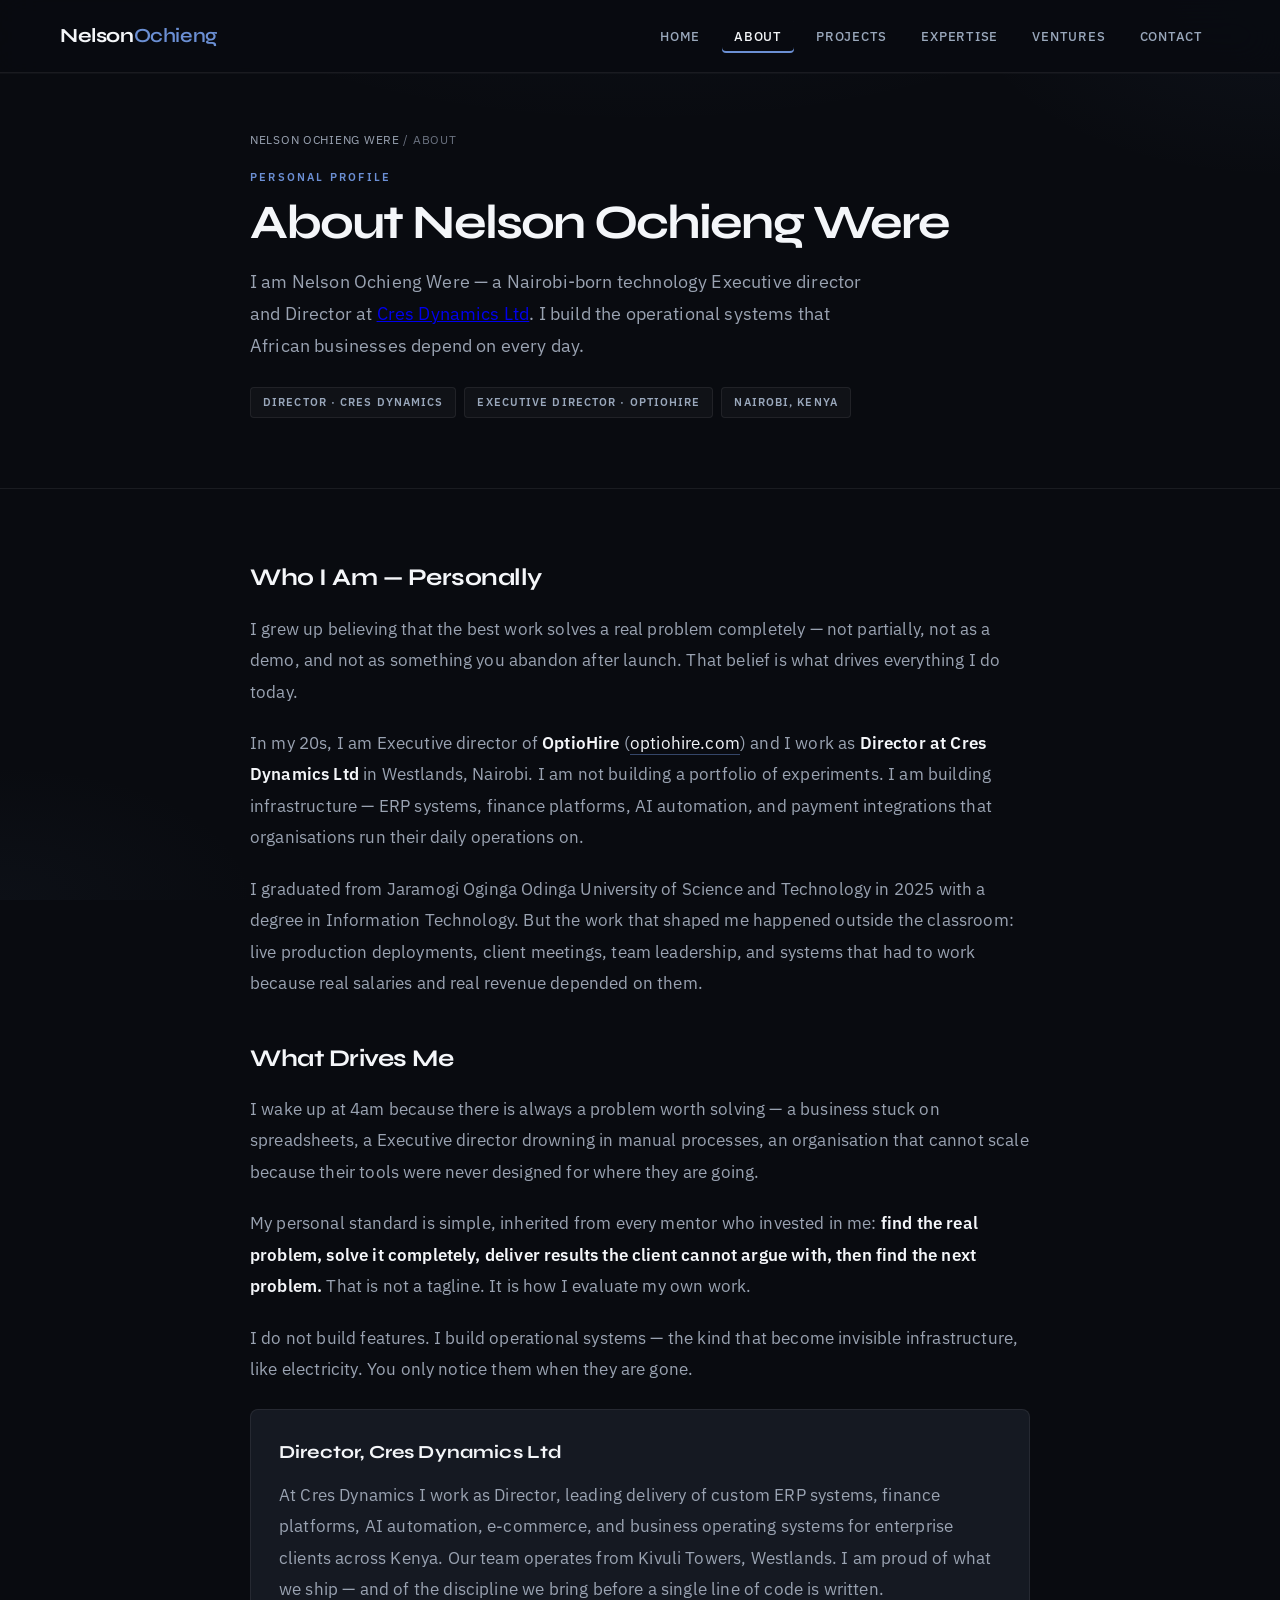
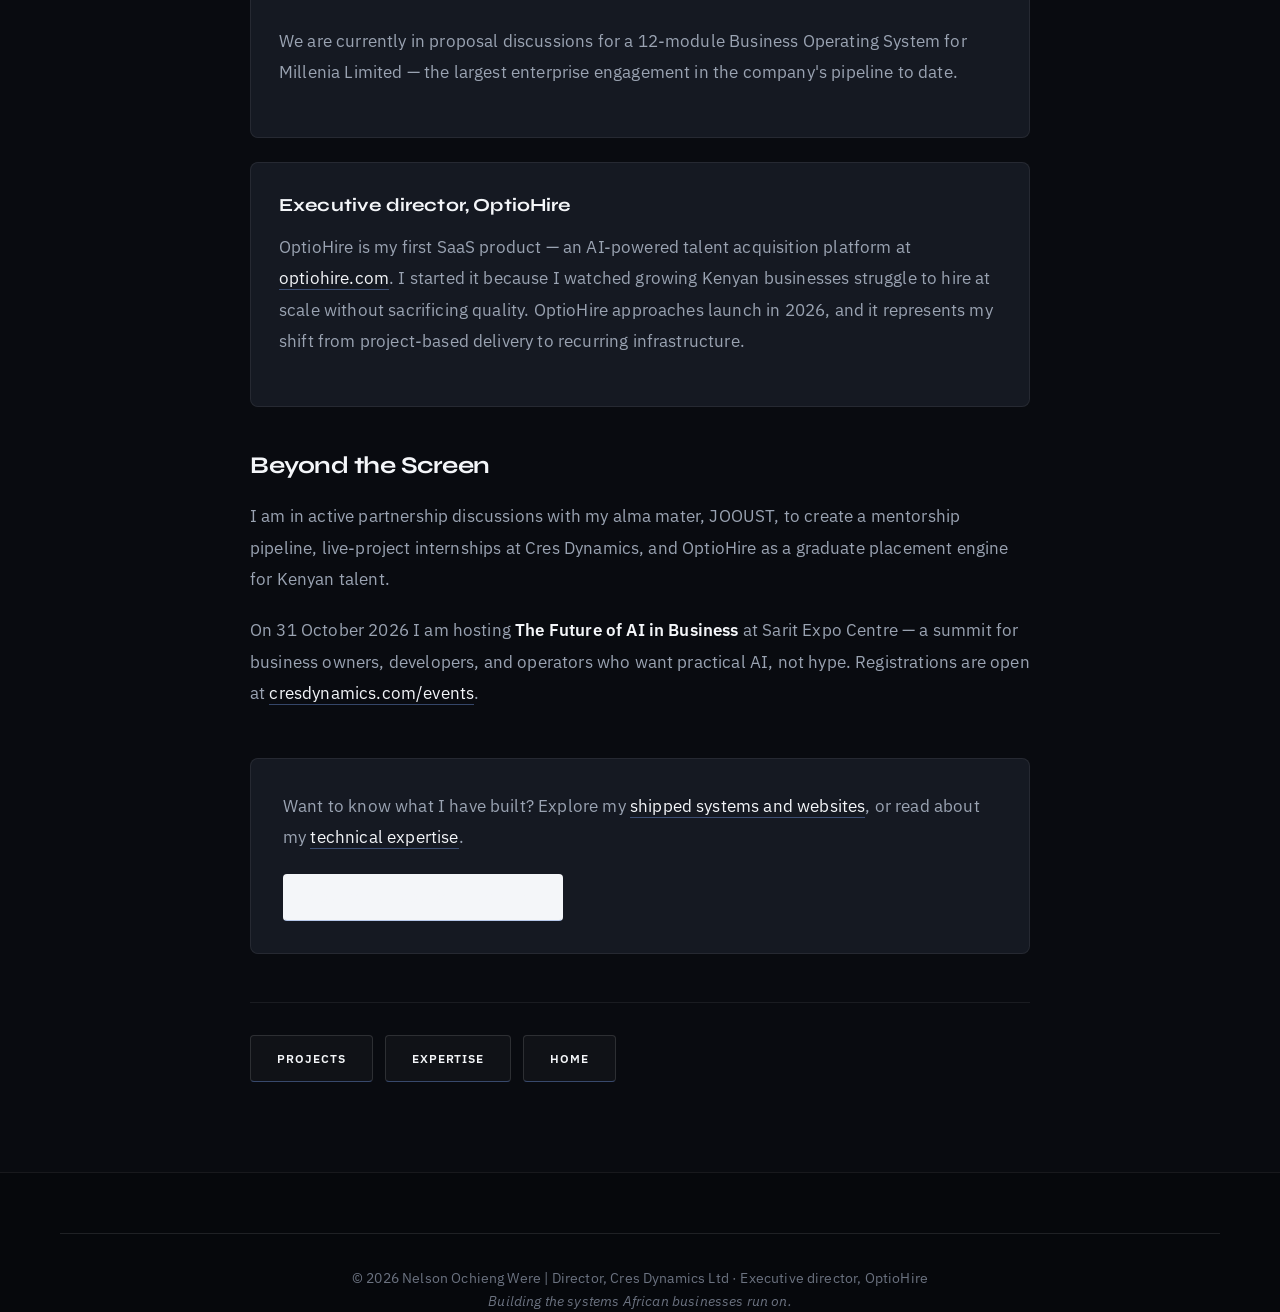
<file: about.html>
<!DOCTYPE html>
<html lang="en">
<head>
    <meta charset="UTF-8">
    <meta name="viewport" content="width=device-width, initial-scale=1.0">
    <title>About Nelson Ochieng Were | Executive director, Director Cres Dynamics | Nairobi Kenya</title>
    <meta name="description" content="Meet Nelson Ochieng Were — technology Executive director and Director at Cres Dynamics Ltd, Nairobi. Personal story, leadership philosophy, OptioHire, and building production systems for African businesses.">
    <meta name="keywords" content="Nelson Ochieng Were, about Nelson Ochieng Were, Nelson Ochieng Were Nairobi, Director Cres Dynamics, Nelson Ochieng Were biography, Nelson Ochieng Were, OptioHire Executive director, technology executive Kenya">
    <meta name="author" content="Nelson Ochieng Were">
    <link rel="canonical" href="https://nelson.strivego.online/about.html">
    <meta property="og:title" content="About Nelson Ochieng Were | Executive director & Director">
    <meta property="og:description" content="The personal story of Nelson Ochieng Were — Executive director, director, and systems builder in Nairobi, Kenya.">
    <meta property="og:url" content="https://nelson.strivego.online/about.html">
    <meta property="og:image" content="https://nelson.strivego.online/Profile.jpg">
    <meta property="og:type" content="profile">
    <meta name="twitter:card" content="summary_large_image">
    <meta name="twitter:title" content="About Nelson Ochieng Were">
    <meta name="twitter:description" content="Executive director of OptioHire. Director at Cres Dynamics Ltd. Building the systems African businesses run on.">
    <link rel="preconnect" href="https://fonts.googleapis.com">
    <link rel="preconnect" href="https://fonts.gstatic.com" crossorigin>
    <link href="https://fonts.googleapis.com/css2?family=IBM+Plex+Sans:wght@400;500;600&family=Syne:wght@600;700;800&display=swap" rel="stylesheet">
    <link rel="stylesheet" href="style.css">
    <link rel="stylesheet" href="executive-theme.css">
    <link rel="stylesheet" href="pages.css">
    <link rel="stylesheet" href="https://cdnjs.cloudflare.com/ajax/libs/font-awesome/6.4.0/css/all.min.css">
    <script type="application/ld+json">
    {
      "@context": "https://schema.org",
      "@type": "ProfilePage",
      "name": "About Nelson Ochieng Were",
      "url": "https://nelson.strivego.online/about.html",
      "mainEntity": {
        "@type": "Person",
        "name": "Nelson Ochieng Were",
        "alternateName": "Nelson Ochieng Were",
        "jobTitle": "Executive director and Director",
        "description": "Nelson Ochieng Were is a Nairobi-based technology Executive director and Director at Cres Dynamics Ltd.",
        "url": "https://nelson.strivego.online",
        "image": "https://nelson.strivego.online/Profile.jpg",
        "worksFor": {
          "@type": "Organization",
          "name": "Cres Dynamics Ltd",
          "url": "https://cresdynamics.com"
        }
      },
      "breadcrumb": {
        "@type": "BreadcrumbList",
        "itemListElement": [
          { "@type": "ListItem", "position": 1, "name": "Nelson Ochieng Were", "item": "https://nelson.strivego.online/" },
          { "@type": "ListItem", "position": 2, "name": "About", "item": "https://nelson.strivego.online/about.html" }
        ]
      }
    }
    </script>
</head>
<body class="executive-theme">
    <header class="header">
        <div class="container">
            <a href="index.html" class="logo">Nelson<span>Ochieng</span></a>
            <nav class="navbar">
                <ul class="nav-list">
                    <li><a href="index.html" class="nav-link">Home</a></li>
                    <li><a href="about.html" class="nav-link current">About</a></li>
                    <li><a href="projects.html" class="nav-link">Projects</a></li>
                    <li><a href="expertise.html" class="nav-link">Expertise</a></li>
                    <li><a href="index.html#ventures" class="nav-link">Ventures</a></li>
                    <li><a href="index.html#contact" class="nav-link">Contact</a></li>
                </ul>
                <div class="menu-toggle" aria-label="Toggle navigation menu">
                    <span class="bar"></span><span class="bar"></span><span class="bar"></span>
                </div>
            </nav>
        </div>
    </header>

    <main>
        <section class="page-hero">
            <div class="container">
                <nav class="breadcrumb" aria-label="Breadcrumb">
                    <a href="index.html">Nelson Ochieng Were</a> / About
                </nav>
                <span class="section-eyebrow">Personal Profile</span>
                <h1>About Nelson Ochieng Were</h1>
                <p class="page-lead">I am Nelson Ochieng Were — a Nairobi-born technology Executive director and Director at <a href="https://cresdynamics.com" target="_blank" rel="noopener noreferrer">Cres Dynamics Ltd</a>. I build the operational systems that African businesses depend on every day.</p>
                <div class="page-tags">
                    <span class="page-tag">Director · Cres Dynamics</span>
                    <span class="page-tag">Executive director · OptioHire</span>
                    <span class="page-tag">Nairobi, Kenya</span>
                </div>
            </div>
        </section>

        <section class="page-body">
            <div class="container">
                <h2>Who I Am — Personally</h2>
                <p>I grew up believing that the best work solves a real problem completely — not partially, not as a demo, and not as something you abandon after launch. That belief is what drives everything I do today.</p>
                <p>In my 20s, I am Executive director of <strong>OptioHire</strong> (<a href="https://optiohire.com" target="_blank" rel="noopener noreferrer">optiohire.com</a>) and I work as <strong>Director at Cres Dynamics Ltd</strong> in Westlands, Nairobi. I am not building a portfolio of experiments. I am building infrastructure — ERP systems, finance platforms, AI automation, and payment integrations that organisations run their daily operations on.</p>
                <p>I graduated from Jaramogi Oginga Odinga University of Science and Technology in 2025 with a degree in Information Technology. But the work that shaped me happened outside the classroom: live production deployments, client meetings, team leadership, and systems that had to work because real salaries and real revenue depended on them.</p>

                <h2>What Drives Me</h2>
                <p>I wake up at 4am because there is always a problem worth solving — a business stuck on spreadsheets, a Executive director drowning in manual processes, an organisation that cannot scale because their tools were never designed for where they are going.</p>
                <p>My personal standard is simple, inherited from every mentor who invested in me: <strong>find the real problem, solve it completely, deliver results the client cannot argue with, then find the next problem.</strong> That is not a tagline. It is how I evaluate my own work.</p>
                <p>I do not build features. I build operational systems — the kind that become invisible infrastructure, like electricity. You only notice them when they are gone.</p>

                <div class="page-card">
                    <h3>Director, Cres Dynamics Ltd</h3>
                    <p>At Cres Dynamics I work as Director, leading delivery of custom ERP systems, finance platforms, AI automation, e-commerce, and business operating systems for enterprise clients across Kenya. Our team operates from Kivuli Towers, Westlands. I am proud of what we ship — and of the discipline we bring before a single line of code is written.</p>
                    <p>We are currently in proposal discussions for a 12-module Business Operating System for Millenia Limited — the largest enterprise engagement in the company's pipeline to date.</p>
                </div>

                <div class="page-card">
                    <h3>Executive director, OptioHire</h3>
                    <p>OptioHire is my first SaaS product — an AI-powered talent acquisition platform at <a href="https://optiohire.com" target="_blank" rel="noopener noreferrer">optiohire.com</a>. I started it because I watched growing Kenyan businesses struggle to hire at scale without sacrificing quality. OptioHire approaches launch in 2026, and it represents my shift from project-based delivery to recurring infrastructure.</p>
                </div>

                <h2>Beyond the Screen</h2>
                <p>I am in active partnership discussions with my alma mater, JOOUST, to create a mentorship pipeline, live-project internships at Cres Dynamics, and OptioHire as a graduate placement engine for Kenyan talent.</p>
                <p>On 31 October 2026 I am hosting <strong>The Future of AI in Business</strong> at Sarit Expo Centre — a summit for business owners, developers, and operators who want practical AI, not hype. Registrations are open at <a href="https://cresdynamics.com/events" target="_blank" rel="noopener noreferrer">cresdynamics.com/events</a>.</p>

                <div class="page-cta">
                    <p>Want to know what I have built? Explore my <a href="projects.html">shipped systems and websites</a>, or read about my <a href="expertise.html">technical expertise</a>.</p>
                    <a href="index.html#contact" class="btn btn-primary">Contact Nelson Ochieng Were</a>
                </div>

                <nav class="page-nav-links" aria-label="Related pages">
                    <a href="projects.html" class="btn btn-secondary">Projects</a>
                    <a href="expertise.html" class="btn btn-secondary">Expertise</a>
                    <a href="index.html" class="btn btn-secondary">Home</a>
                </nav>
            </div>
        </section>
    </main>

    <footer class="footer">
        <div class="container">
            <div class="footer-bottom" style="padding-top: 2rem;">
                <p class="copyright">© <span id="year"></span> Nelson Ochieng Were | Director, Cres Dynamics Ltd · Executive director, OptioHire</p>
                <p class="copyright"><em>Building the systems African businesses run on.</em></p>
            </div>
        </div>
    </footer>
    <script src="script.js"></script>
</body>
</html>
</file>
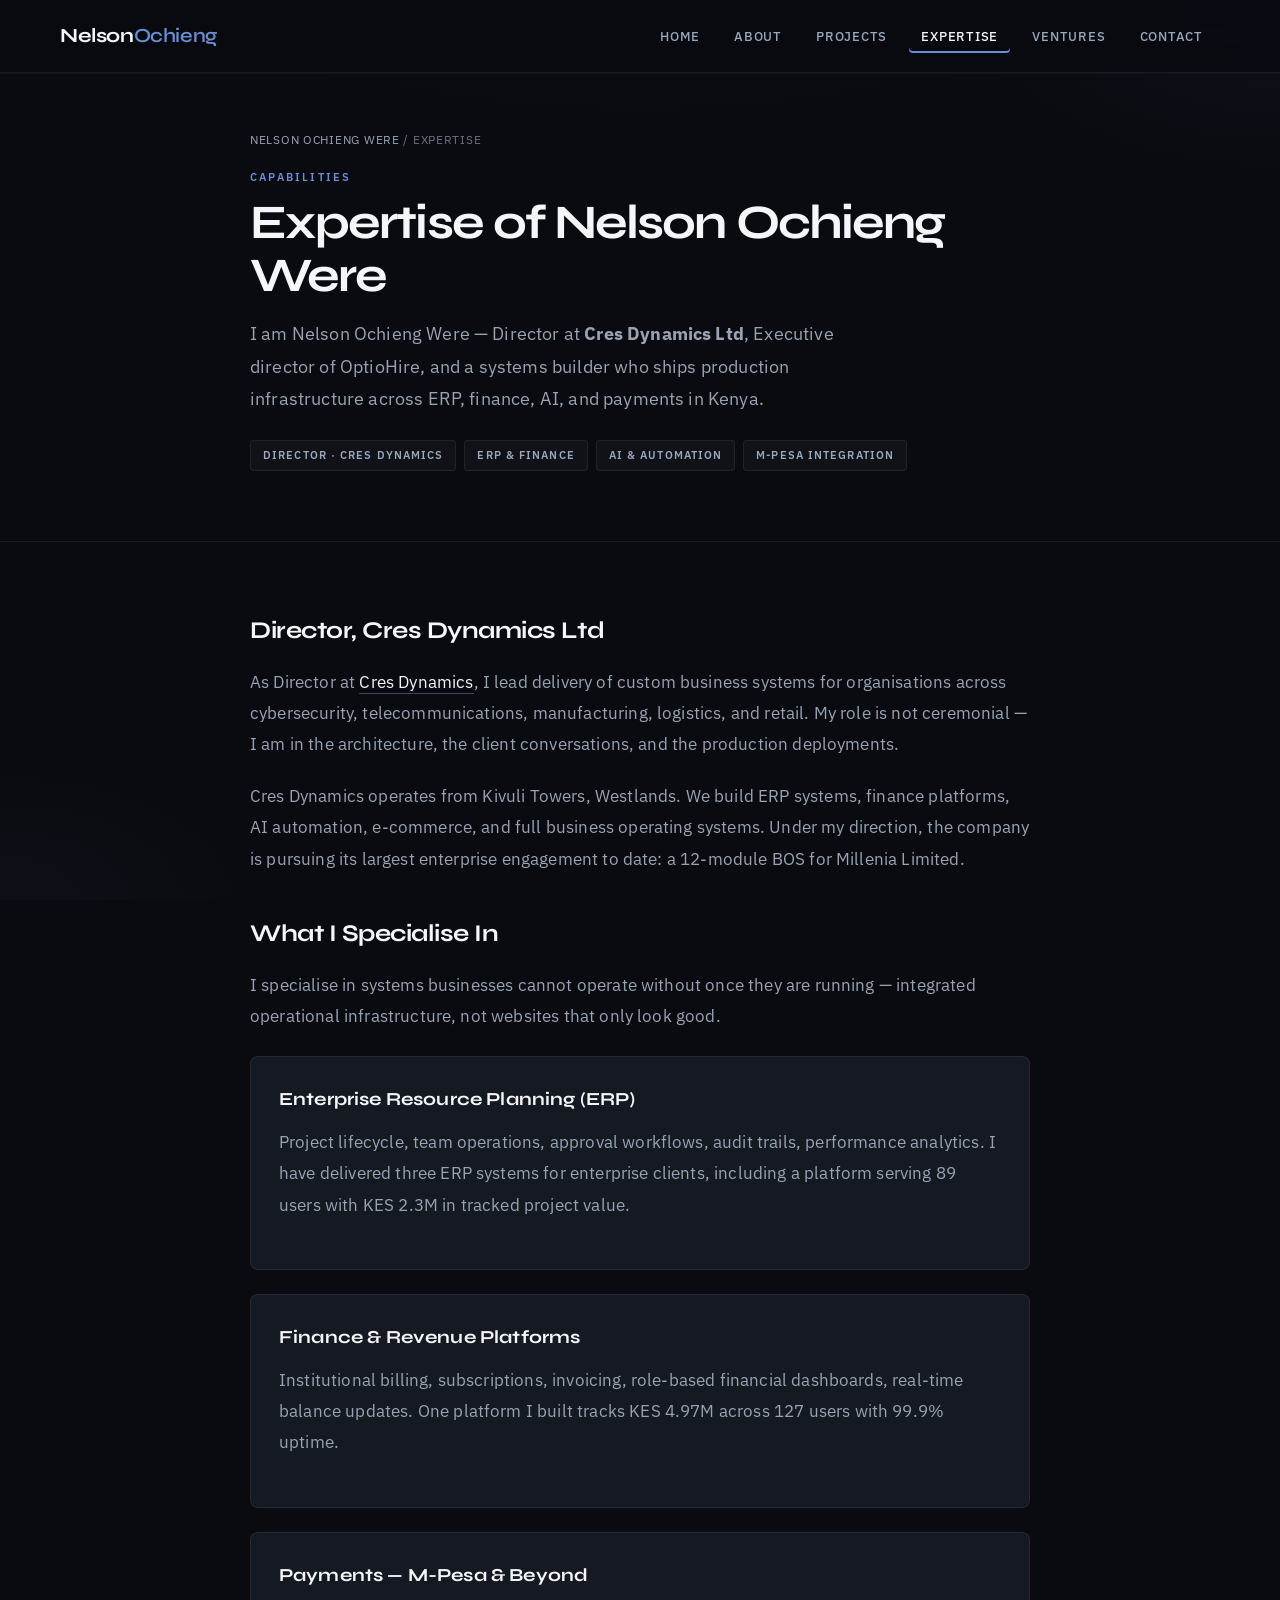
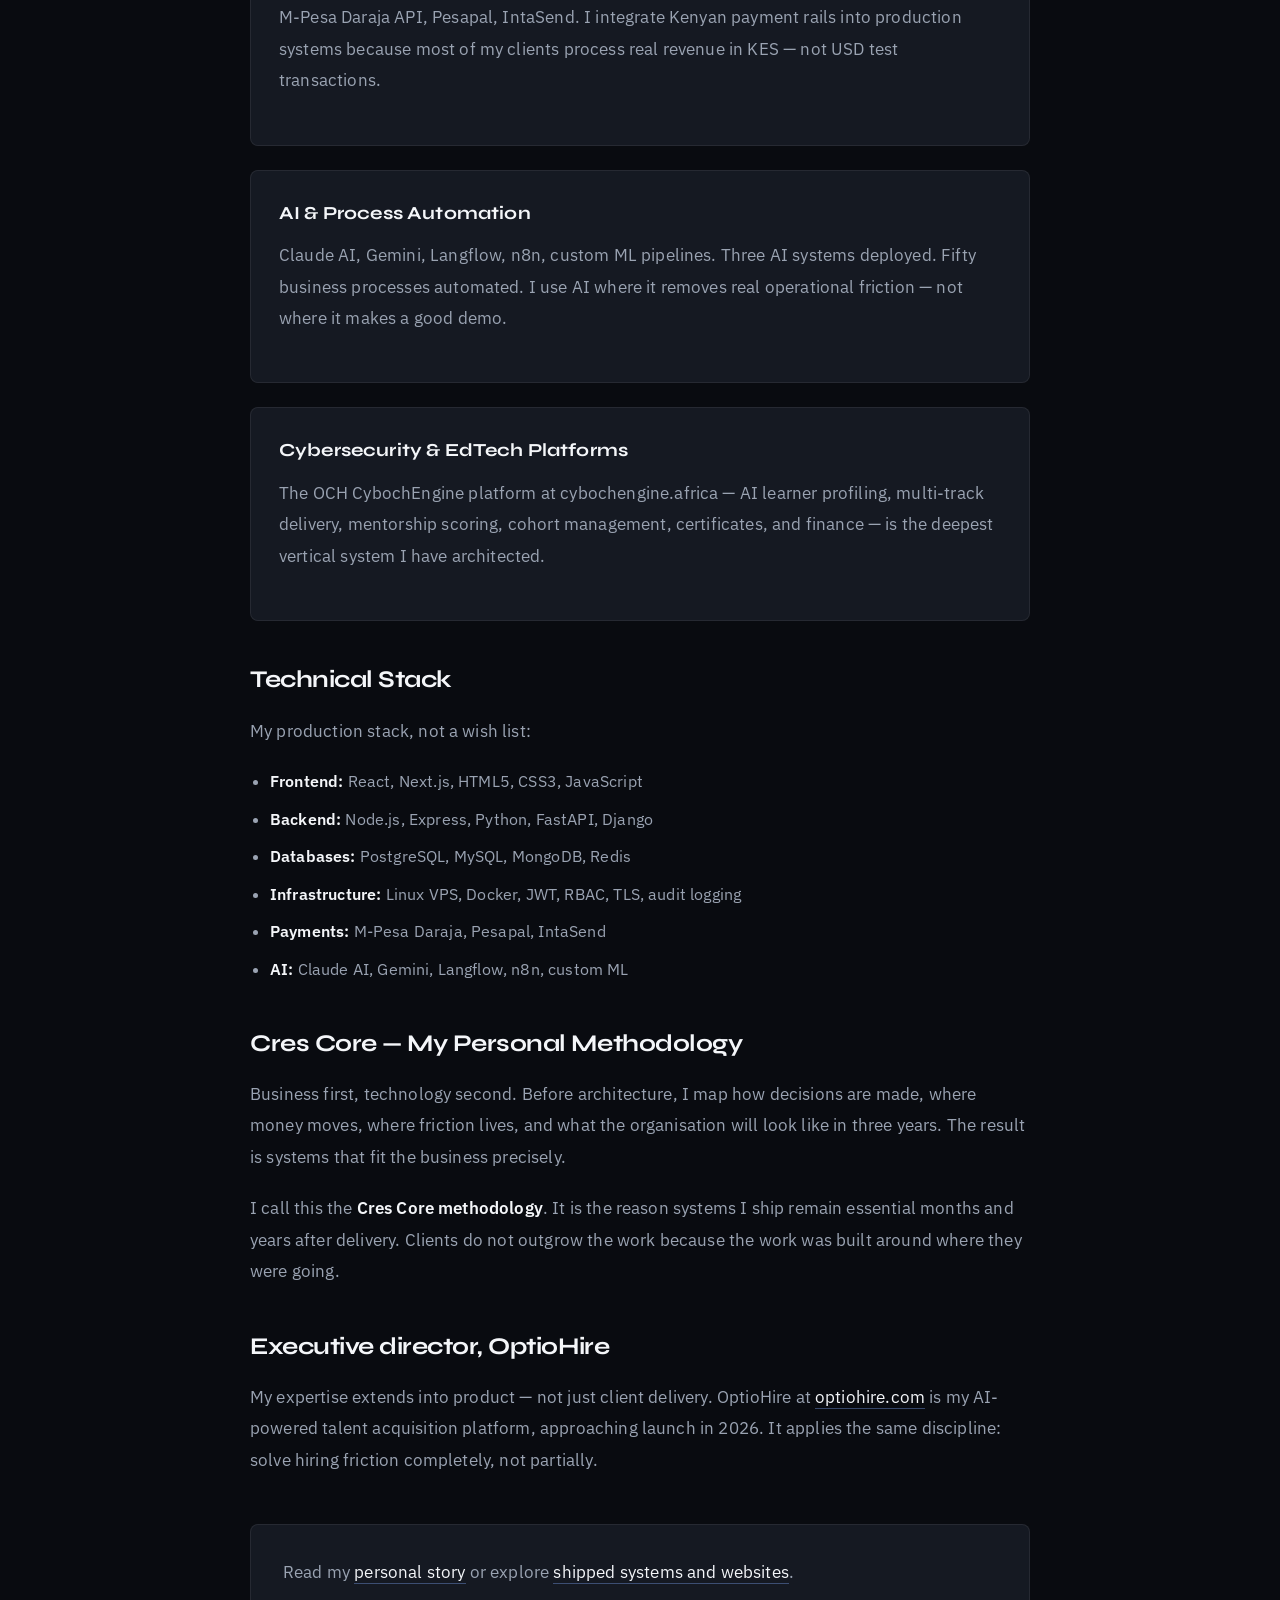
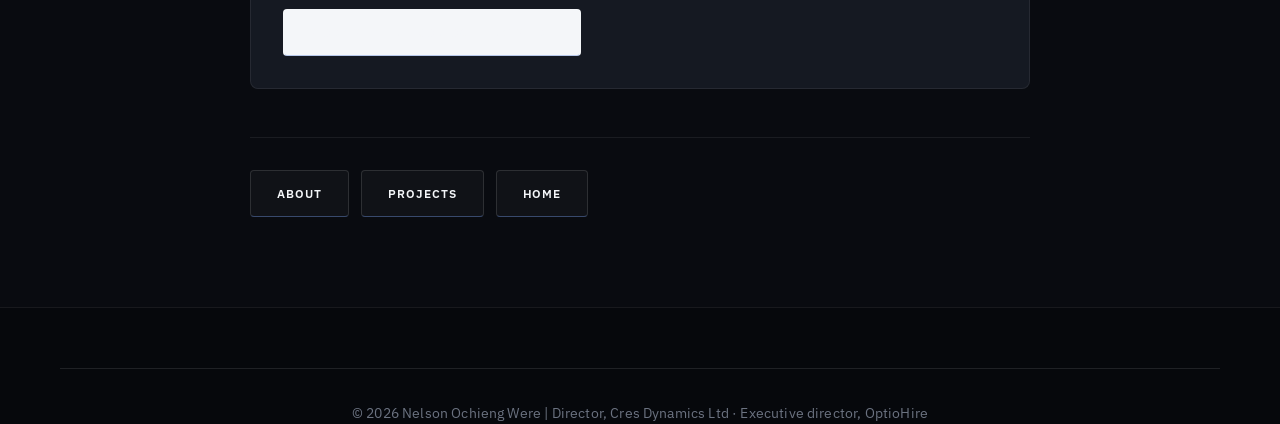
<file: expertise.html>
<!DOCTYPE html>
<html lang="en">
<head>
    <meta charset="UTF-8">
    <meta name="viewport" content="width=device-width, initial-scale=1.0">
    <title>Expertise of Nelson Ochieng Were | Director Cres Dynamics | ERP & AI Nairobi</title>
    <meta name="description" content="Nelson Ochieng Were expertise — Director at Cres Dynamics Ltd. ERP, finance platforms, M-Pesa integration, AI automation, Next.js, PostgreSQL. Personal approach to systems engineering in Nairobi, Kenya.">
    <meta name="keywords" content="Nelson Ochieng Were expertise, Director Cres Dynamics Nelson Ochieng Were, Nelson Ochieng Were ERP, Nelson Ochieng Were systems engineer, M-Pesa developer Kenya, AI automation Nairobi, Nelson Ochieng Were skills">
    <meta name="author" content="Nelson Ochieng Were">
    <link rel="canonical" href="https://nelson.strivego.online/expertise.html">
    <meta property="og:title" content="Expertise — Nelson Ochieng Were | Director Cres Dynamics">
    <meta property="og:description" content="ERP, finance, AI automation, and M-Pesa — the technical expertise of Nelson Ochieng Were, Director at Cres Dynamics Ltd.">
    <meta property="og:url" content="https://nelson.strivego.online/expertise.html">
    <meta property="og:image" content="https://nelson.strivego.online/Profile.jpg">
    <link rel="preconnect" href="https://fonts.googleapis.com">
    <link rel="preconnect" href="https://fonts.gstatic.com" crossorigin>
    <link href="https://fonts.googleapis.com/css2?family=IBM+Plex+Sans:wght@400;500;600&family=Syne:wght@600;700;800&display=swap" rel="stylesheet">
    <link rel="stylesheet" href="style.css">
    <link rel="stylesheet" href="executive-theme.css">
    <link rel="stylesheet" href="pages.css">
    <link rel="stylesheet" href="https://cdnjs.cloudflare.com/ajax/libs/font-awesome/6.4.0/css/all.min.css">
    <script type="application/ld+json">
    {
      "@context": "https://schema.org",
      "@type": "WebPage",
      "name": "Expertise of Nelson Ochieng Were",
      "url": "https://nelson.strivego.online/expertise.html",
      "description": "Technical expertise and leadership of Nelson Ochieng Were, Director at Cres Dynamics Ltd.",
      "about": {
        "@type": "Person",
        "name": "Nelson Ochieng Were",
        "jobTitle": "Director, Cres Dynamics Ltd",
        "knowsAbout": ["ERP Development", "Finance Platforms", "M-Pesa Integration", "AI Automation", "React", "Next.js", "PostgreSQL", "Docker"]
      },
      "breadcrumb": {
        "@type": "BreadcrumbList",
        "itemListElement": [
          { "@type": "ListItem", "position": 1, "name": "Nelson Ochieng Were", "item": "https://nelson.strivego.online/" },
          { "@type": "ListItem", "position": 2, "name": "Expertise", "item": "https://nelson.strivego.online/expertise.html" }
        ]
      }
    }
    </script>
</head>
<body class="executive-theme">
    <header class="header">
        <div class="container">
            <a href="index.html" class="logo">Nelson<span>Ochieng</span></a>
            <nav class="navbar">
                <ul class="nav-list">
                    <li><a href="index.html" class="nav-link">Home</a></li>
                    <li><a href="about.html" class="nav-link">About</a></li>
                    <li><a href="projects.html" class="nav-link">Projects</a></li>
                    <li><a href="expertise.html" class="nav-link current">Expertise</a></li>
                    <li><a href="index.html#ventures" class="nav-link">Ventures</a></li>
                    <li><a href="index.html#contact" class="nav-link">Contact</a></li>
                </ul>
                <div class="menu-toggle" aria-label="Toggle navigation menu">
                    <span class="bar"></span><span class="bar"></span><span class="bar"></span>
                </div>
            </nav>
        </div>
    </header>

    <main>
        <section class="page-hero">
            <div class="container">
                <nav class="breadcrumb" aria-label="Breadcrumb">
                    <a href="index.html">Nelson Ochieng Were</a> / Expertise
                </nav>
                <span class="section-eyebrow">Capabilities</span>
                <h1>Expertise of Nelson Ochieng Were</h1>
                <p class="page-lead">I am Nelson Ochieng Were — Director at <strong>Cres Dynamics Ltd</strong>, Executive director of OptioHire, and a systems builder who ships production infrastructure across ERP, finance, AI, and payments in Kenya.</p>
                <div class="page-tags">
                    <span class="page-tag">Director · Cres Dynamics</span>
                    <span class="page-tag">ERP &amp; Finance</span>
                    <span class="page-tag">AI &amp; Automation</span>
                    <span class="page-tag">M-Pesa Integration</span>
                </div>
            </div>
        </section>

        <section class="page-body">
            <div class="container">
                <h2>Director, Cres Dynamics Ltd</h2>
                <p>As Director at <a href="https://cresdynamics.com" target="_blank" rel="noopener noreferrer">Cres Dynamics</a>, I lead delivery of custom business systems for organisations across cybersecurity, telecommunications, manufacturing, logistics, and retail. My role is not ceremonial — I am in the architecture, the client conversations, and the production deployments.</p>
                <p>Cres Dynamics operates from Kivuli Towers, Westlands. We build ERP systems, finance platforms, AI automation, e-commerce, and full business operating systems. Under my direction, the company is pursuing its largest enterprise engagement to date: a 12-module BOS for Millenia Limited.</p>

                <h2>What I Specialise In</h2>
                <p>I specialise in systems businesses cannot operate without once they are running — integrated operational infrastructure, not websites that only look good.</p>

                <div class="page-card">
                    <h3>Enterprise Resource Planning (ERP)</h3>
                    <p>Project lifecycle, team operations, approval workflows, audit trails, performance analytics. I have delivered three ERP systems for enterprise clients, including a platform serving 89 users with KES 2.3M in tracked project value.</p>
                </div>

                <div class="page-card">
                    <h3>Finance &amp; Revenue Platforms</h3>
                    <p>Institutional billing, subscriptions, invoicing, role-based financial dashboards, real-time balance updates. One platform I built tracks KES 4.97M across 127 users with 99.9% uptime.</p>
                </div>

                <div class="page-card">
                    <h3>Payments — M-Pesa &amp; Beyond</h3>
                    <p>M-Pesa Daraja API, Pesapal, IntaSend. I integrate Kenyan payment rails into production systems because most of my clients process real revenue in KES — not USD test transactions.</p>
                </div>

                <div class="page-card">
                    <h3>AI &amp; Process Automation</h3>
                    <p>Claude AI, Gemini, Langflow, n8n, custom ML pipelines. Three AI systems deployed. Fifty business processes automated. I use AI where it removes real operational friction — not where it makes a good demo.</p>
                </div>

                <div class="page-card">
                    <h3>Cybersecurity &amp; EdTech Platforms</h3>
                    <p>The OCH CybochEngine platform at cybochengine.africa — AI learner profiling, multi-track delivery, mentorship scoring, cohort management, certificates, and finance — is the deepest vertical system I have architected.</p>
                </div>

                <h2>Technical Stack</h2>
                <p>My production stack, not a wish list:</p>
                <ul>
                    <li><strong>Frontend:</strong> React, Next.js, HTML5, CSS3, JavaScript</li>
                    <li><strong>Backend:</strong> Node.js, Express, Python, FastAPI, Django</li>
                    <li><strong>Databases:</strong> PostgreSQL, MySQL, MongoDB, Redis</li>
                    <li><strong>Infrastructure:</strong> Linux VPS, Docker, JWT, RBAC, TLS, audit logging</li>
                    <li><strong>Payments:</strong> M-Pesa Daraja, Pesapal, IntaSend</li>
                    <li><strong>AI:</strong> Claude AI, Gemini, Langflow, n8n, custom ML</li>
                </ul>

                <h2>Cres Core — My Personal Methodology</h2>
                <p>Business first, technology second. Before architecture, I map how decisions are made, where money moves, where friction lives, and what the organisation will look like in three years. The result is systems that fit the business precisely.</p>
                <p>I call this the <strong>Cres Core methodology</strong>. It is the reason systems I ship remain essential months and years after delivery. Clients do not outgrow the work because the work was built around where they were going.</p>

                <h2>Executive director, OptioHire</h2>
                <p>My expertise extends into product — not just client delivery. OptioHire at <a href="https://optiohire.com" target="_blank" rel="noopener noreferrer">optiohire.com</a> is my AI-powered talent acquisition platform, approaching launch in 2026. It applies the same discipline: solve hiring friction completely, not partially.</p>

                <div class="page-cta">
                    <p>Read my <a href="about.html">personal story</a> or explore <a href="projects.html">shipped systems and websites</a>.</p>
                    <a href="index.html#contact" class="btn btn-primary">Work With Nelson Ochieng Were</a>
                </div>

                <nav class="page-nav-links" aria-label="Related pages">
                    <a href="about.html" class="btn btn-secondary">About</a>
                    <a href="projects.html" class="btn btn-secondary">Projects</a>
                    <a href="index.html" class="btn btn-secondary">Home</a>
                </nav>
            </div>
        </section>
    </main>

    <footer class="footer">
        <div class="container">
            <div class="footer-bottom" style="padding-top: 2rem;">
                <p class="copyright">© <span id="year"></span> Nelson Ochieng Were | Director, Cres Dynamics Ltd · Executive director, OptioHire</p>
            </div>
        </div>
    </footer>
    <script src="script.js"></script>
</body>
</html>
</file>
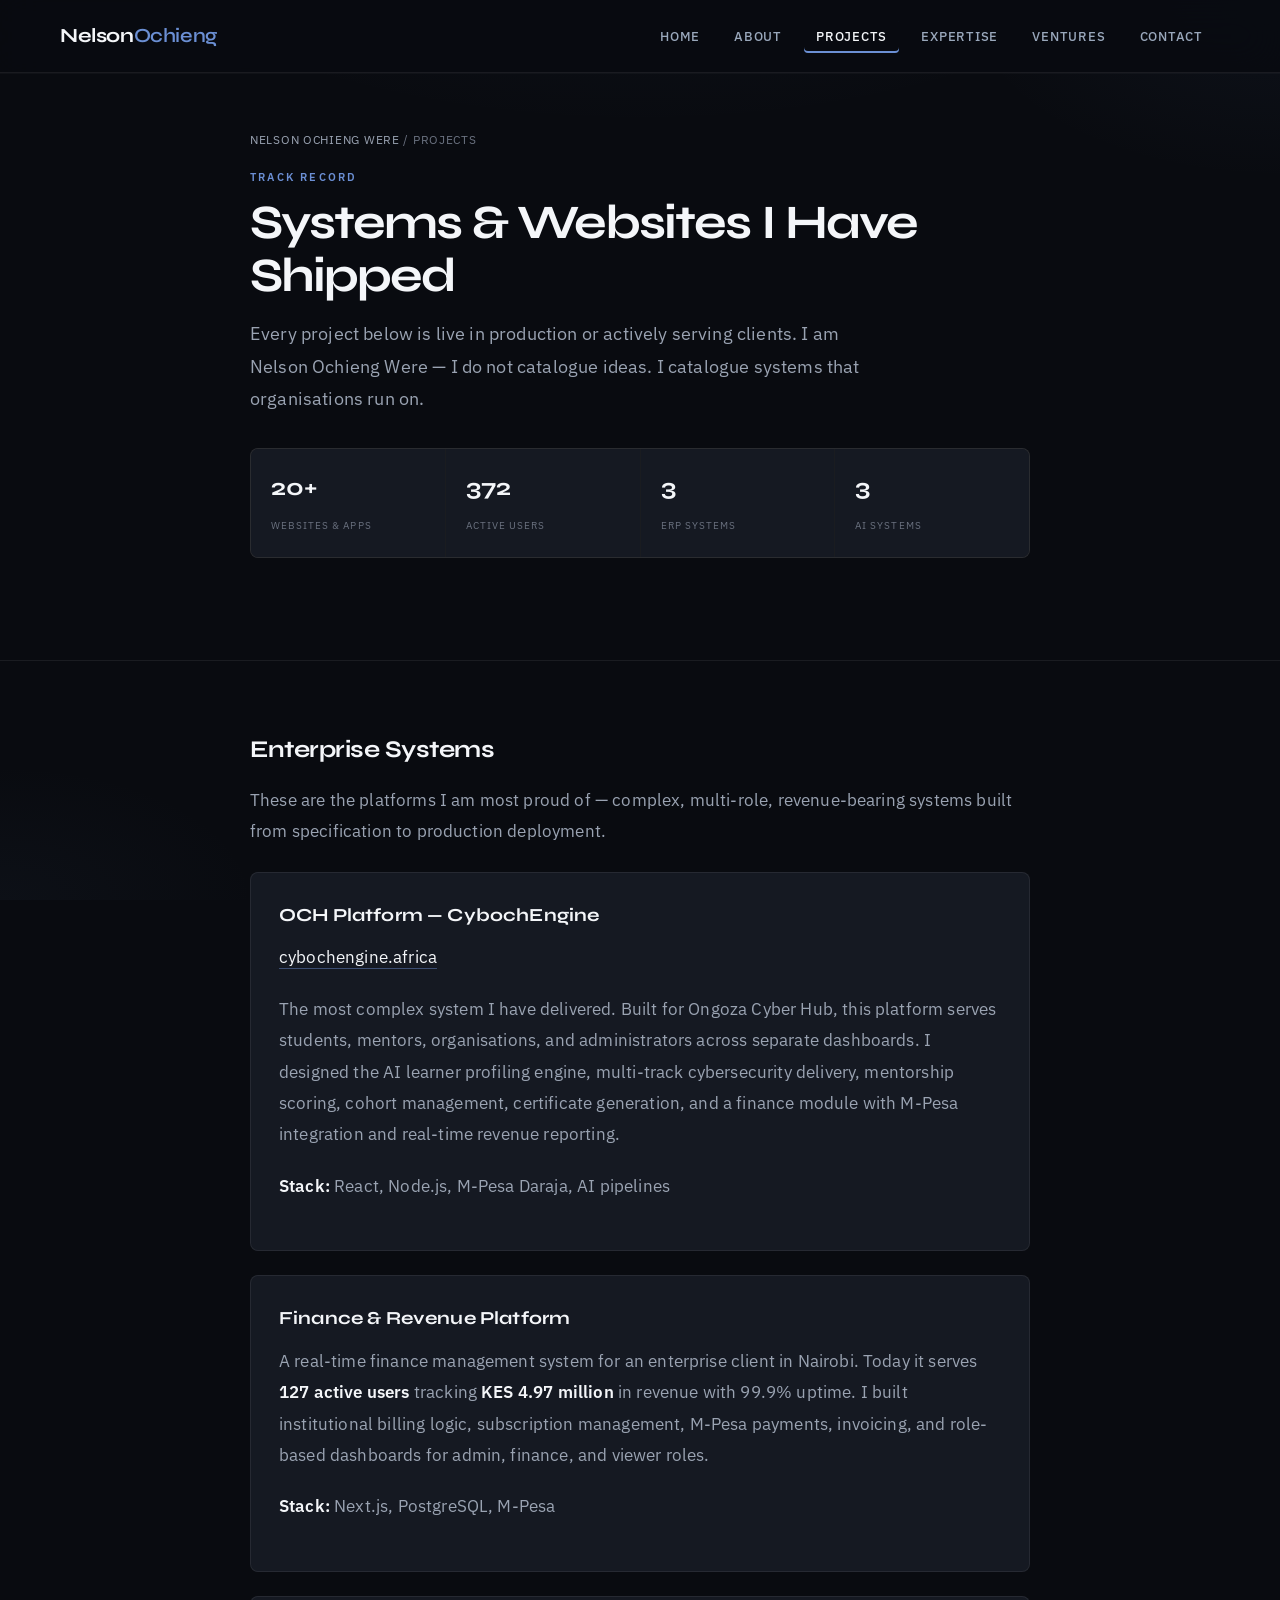
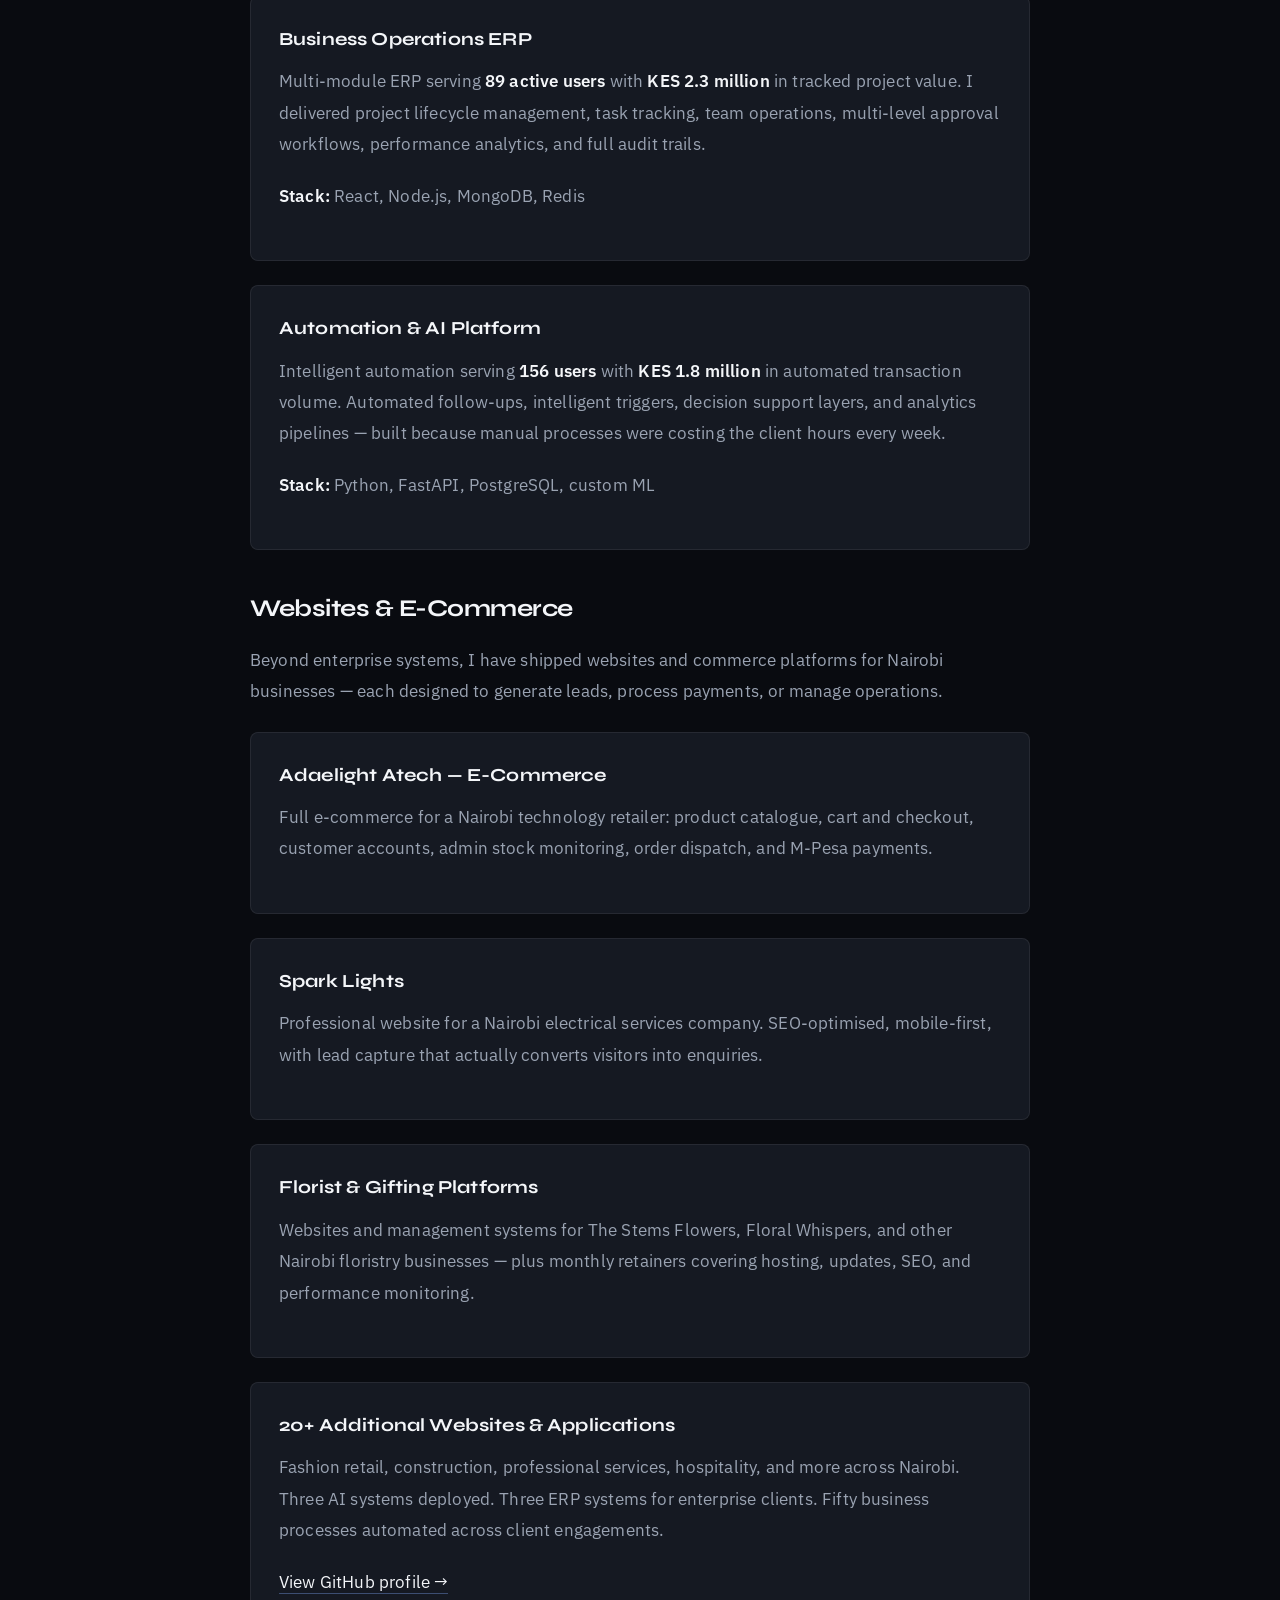
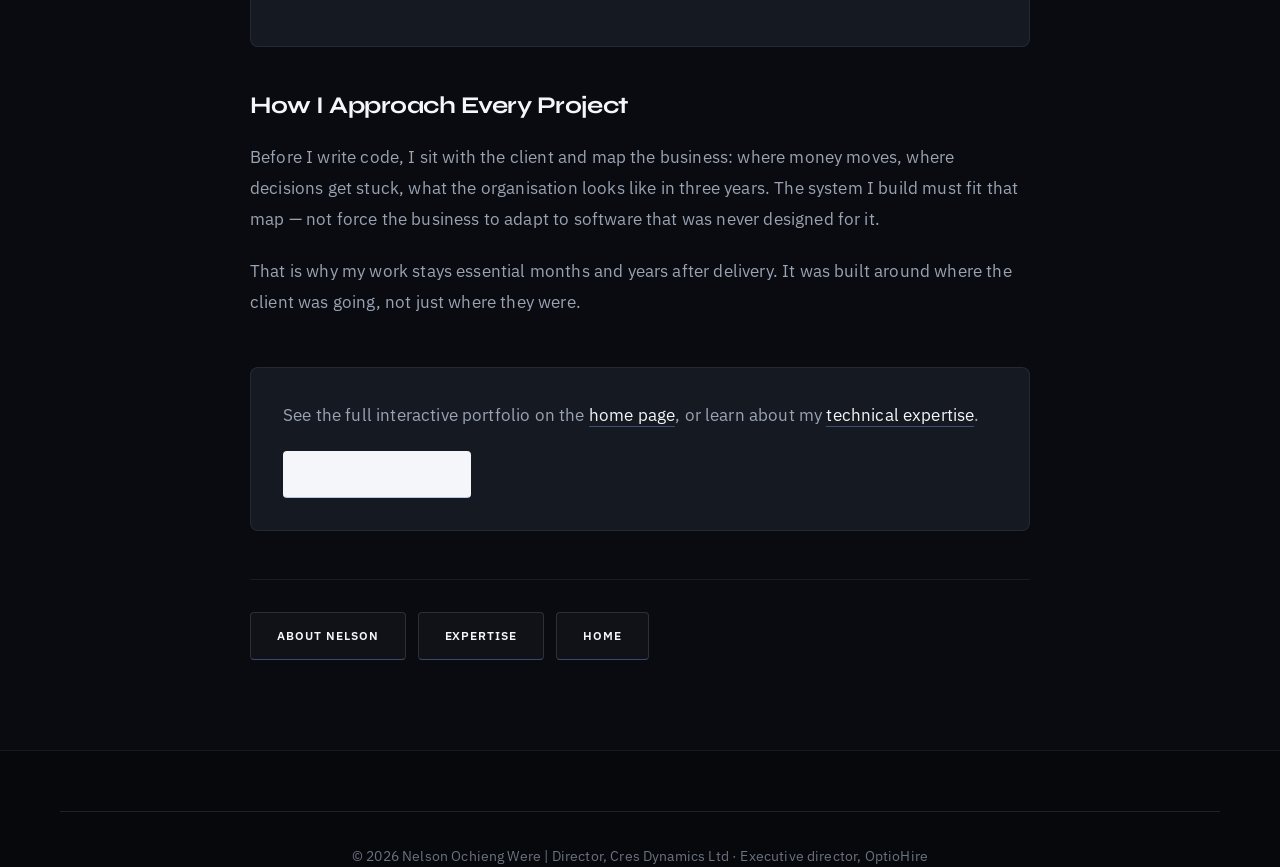
<file: projects.html>
<!DOCTYPE html>
<html lang="en">
<head>
    <meta charset="UTF-8">
    <meta name="viewport" content="width=device-width, initial-scale=1.0">
    <title>Projects by Nelson Ochieng Were | Systems & Websites Shipped | Nairobi</title>
    <meta name="description" content="Production systems and websites shipped by Nelson Ochieng Were — OCH CybochEngine, finance platforms, ERP, AI automation, e-commerce, and 20+ sites. Director at Cres Dynamics, Nairobi Kenya.">
    <meta name="keywords" content="Nelson Ochieng Were projects, Nelson Ochieng Were portfolio, systems shipped Nelson Ochieng Were, ERP developer Kenya, CybochEngine, Nelson Ochieng Were websites, Director Cres Dynamics projects">
    <meta name="author" content="Nelson Ochieng Were">
    <link rel="canonical" href="https://nelson.strivego.online/projects.html">
    <meta property="og:title" content="Projects by Nelson Ochieng Were">
    <meta property="og:description" content="Enterprise systems and websites Nelson Ochieng Were has shipped — live in production across Kenya.">
    <meta property="og:url" content="https://nelson.strivego.online/projects.html">
    <meta property="og:image" content="https://nelson.strivego.online/Profile.jpg">
    <link rel="preconnect" href="https://fonts.googleapis.com">
    <link rel="preconnect" href="https://fonts.gstatic.com" crossorigin>
    <link href="https://fonts.googleapis.com/css2?family=IBM+Plex+Sans:wght@400;500;600&family=Syne:wght@600;700;800&display=swap" rel="stylesheet">
    <link rel="stylesheet" href="style.css">
    <link rel="stylesheet" href="executive-theme.css">
    <link rel="stylesheet" href="pages.css">
    <link rel="stylesheet" href="https://cdnjs.cloudflare.com/ajax/libs/font-awesome/6.4.0/css/all.min.css">
    <script type="application/ld+json">
    {
      "@context": "https://schema.org",
      "@type": "CollectionPage",
      "name": "Projects by Nelson Ochieng Were",
      "url": "https://nelson.strivego.online/projects.html",
      "description": "Production systems and websites delivered by Nelson Ochieng Were.",
      "author": { "@type": "Person", "name": "Nelson Ochieng Were" },
      "breadcrumb": {
        "@type": "BreadcrumbList",
        "itemListElement": [
          { "@type": "ListItem", "position": 1, "name": "Nelson Ochieng Were", "item": "https://nelson.strivego.online/" },
          { "@type": "ListItem", "position": 2, "name": "Projects", "item": "https://nelson.strivego.online/projects.html" }
        ]
      }
    }
    </script>
</head>
<body class="executive-theme">
    <header class="header">
        <div class="container">
            <a href="index.html" class="logo">Nelson<span>Ochieng</span></a>
            <nav class="navbar">
                <ul class="nav-list">
                    <li><a href="index.html" class="nav-link">Home</a></li>
                    <li><a href="about.html" class="nav-link">About</a></li>
                    <li><a href="projects.html" class="nav-link current">Projects</a></li>
                    <li><a href="expertise.html" class="nav-link">Expertise</a></li>
                    <li><a href="index.html#ventures" class="nav-link">Ventures</a></li>
                    <li><a href="index.html#contact" class="nav-link">Contact</a></li>
                </ul>
                <div class="menu-toggle" aria-label="Toggle navigation menu">
                    <span class="bar"></span><span class="bar"></span><span class="bar"></span>
                </div>
            </nav>
        </div>
    </header>

    <main>
        <section class="page-hero">
            <div class="container">
                <nav class="breadcrumb" aria-label="Breadcrumb">
                    <a href="index.html">Nelson Ochieng Were</a> / Projects
                </nav>
                <span class="section-eyebrow">Track Record</span>
                <h1>Systems &amp; Websites I Have Shipped</h1>
                <p class="page-lead">Every project below is live in production or actively serving clients. I am Nelson Ochieng Were — I do not catalogue ideas. I catalogue systems that organisations run on.</p>
                <div class="page-stats">
                    <div class="page-stat"><strong>20+</strong><span>Websites &amp; Apps</span></div>
                    <div class="page-stat"><strong>372</strong><span>Active Users</span></div>
                    <div class="page-stat"><strong>3</strong><span>ERP Systems</span></div>
                    <div class="page-stat"><strong>3</strong><span>AI Systems</span></div>
                </div>
            </div>
        </section>

        <section class="page-body">
            <div class="container">
                <h2>Enterprise Systems</h2>
                <p>These are the platforms I am most proud of — complex, multi-role, revenue-bearing systems built from specification to production deployment.</p>

                <div class="page-card">
                    <h3>OCH Platform — CybochEngine</h3>
                    <p><a href="https://cybochengine.africa" target="_blank" rel="noopener noreferrer">cybochengine.africa</a></p>
                    <p>The most complex system I have delivered. Built for Ongoza Cyber Hub, this platform serves students, mentors, organisations, and administrators across separate dashboards. I designed the AI learner profiling engine, multi-track cybersecurity delivery, mentorship scoring, cohort management, certificate generation, and a finance module with M-Pesa integration and real-time revenue reporting.</p>
                    <p><strong>Stack:</strong> React, Node.js, M-Pesa Daraja, AI pipelines</p>
                </div>

                <div class="page-card">
                    <h3>Finance &amp; Revenue Platform</h3>
                    <p>A real-time finance management system for an enterprise client in Nairobi. Today it serves <strong>127 active users</strong> tracking <strong>KES 4.97 million</strong> in revenue with 99.9% uptime. I built institutional billing logic, subscription management, M-Pesa payments, invoicing, and role-based dashboards for admin, finance, and viewer roles.</p>
                    <p><strong>Stack:</strong> Next.js, PostgreSQL, M-Pesa</p>
                </div>

                <div class="page-card">
                    <h3>Business Operations ERP</h3>
                    <p>Multi-module ERP serving <strong>89 active users</strong> with <strong>KES 2.3 million</strong> in tracked project value. I delivered project lifecycle management, task tracking, team operations, multi-level approval workflows, performance analytics, and full audit trails.</p>
                    <p><strong>Stack:</strong> React, Node.js, MongoDB, Redis</p>
                </div>

                <div class="page-card">
                    <h3>Automation &amp; AI Platform</h3>
                    <p>Intelligent automation serving <strong>156 users</strong> with <strong>KES 1.8 million</strong> in automated transaction volume. Automated follow-ups, intelligent triggers, decision support layers, and analytics pipelines — built because manual processes were costing the client hours every week.</p>
                    <p><strong>Stack:</strong> Python, FastAPI, PostgreSQL, custom ML</p>
                </div>

                <h2>Websites &amp; E-Commerce</h2>
                <p>Beyond enterprise systems, I have shipped websites and commerce platforms for Nairobi businesses — each designed to generate leads, process payments, or manage operations.</p>

                <div class="page-card">
                    <h3>Adaelight Atech — E-Commerce</h3>
                    <p>Full e-commerce for a Nairobi technology retailer: product catalogue, cart and checkout, customer accounts, admin stock monitoring, order dispatch, and M-Pesa payments.</p>
                </div>

                <div class="page-card">
                    <h3>Spark Lights</h3>
                    <p>Professional website for a Nairobi electrical services company. SEO-optimised, mobile-first, with lead capture that actually converts visitors into enquiries.</p>
                </div>

                <div class="page-card">
                    <h3>Florist &amp; Gifting Platforms</h3>
                    <p>Websites and management systems for The Stems Flowers, Floral Whispers, and other Nairobi floristry businesses — plus monthly retainers covering hosting, updates, SEO, and performance monitoring.</p>
                </div>

                <div class="page-card">
                    <h3>20+ Additional Websites &amp; Applications</h3>
                    <p>Fashion retail, construction, professional services, hospitality, and more across Nairobi. Three AI systems deployed. Three ERP systems for enterprise clients. Fifty business processes automated across client engagements.</p>
                    <p><a href="https://github.com/nelsonfranklinwere" target="_blank" rel="noopener noreferrer">View GitHub profile →</a></p>
                </div>

                <h2>How I Approach Every Project</h2>
                <p>Before I write code, I sit with the client and map the business: where money moves, where decisions get stuck, what the organisation looks like in three years. The system I build must fit that map — not force the business to adapt to software that was never designed for it.</p>
                <p>That is why my work stays essential months and years after delivery. It was built around where the client was going, not just where they were.</p>

                <div class="page-cta">
                    <p>See the full interactive portfolio on the <a href="index.html#projects">home page</a>, or learn about my <a href="expertise.html">technical expertise</a>.</p>
                    <a href="index.html#contact" class="btn btn-primary">Discuss a Project</a>
                </div>

                <nav class="page-nav-links" aria-label="Related pages">
                    <a href="about.html" class="btn btn-secondary">About Nelson</a>
                    <a href="expertise.html" class="btn btn-secondary">Expertise</a>
                    <a href="index.html" class="btn btn-secondary">Home</a>
                </nav>
            </div>
        </section>
    </main>

    <footer class="footer">
        <div class="container">
            <div class="footer-bottom" style="padding-top: 2rem;">
                <p class="copyright">© <span id="year"></span> Nelson Ochieng Were | Director, Cres Dynamics Ltd · Executive director, OptioHire</p>
            </div>
        </div>
    </footer>
    <script src="script.js"></script>
</body>
</html>
</file>
<file: style.css>
/* Base Styles — professional dark palette (refined by executive-theme.css) */
:root {
    --primary-color: #6b8fd4;
    --secondary-color: #9aa8bc;
    --accent-color: #6b8fd4;
    --dark-color: #eef1f6;
    --light-color: #0e1117;
    --card-bg: #151922;
    --danger-color: #e55353;
    --success-color: #3d9a6a;
    --warning-color: #c9a227;
    --white: #f4f6f9;
    --black: #090b10;
    --gray: #9aa3b2;
    --dark-gray: #6b7280;
    --light-gray: #1c2230;
    --shadow: 0 20px 50px rgba(0, 0, 0, 0.35);
    --transition: all 0.25s cubic-bezier(0.4, 0, 0.2, 1);
}

/* Exit Intent Popup Styles */
.exit-intent-popup {
    position: fixed;
    top: 0;
    left: 0;
    width: 100%;
    height: 100%;
    background: rgba(0, 0, 0, 0.8);
    backdrop-filter: blur(5px);
    display: flex;
    align-items: center;
    justify-content: center;
    z-index: 10000;
    animation: fadeIn 0.3s ease-out;
}

.exit-popup-content {
    background: linear-gradient(135deg, var(--card-bg), var(--light-color));
    border-radius: 20px;
    padding: 40px;
    max-width: 500px;
    width: 90%;
    text-align: center;
    box-shadow: 0 20px 60px rgba(0, 0, 0, 0.3);
    border: 1px solid rgba(0, 212, 255, 0.2);
    animation: slideUp 0.4s ease-out;
    position: relative;
    overflow: hidden;
}

.exit-popup-content::before {
    content: '';
    position: absolute;
    top: 0;
    left: 0;
    right: 0;
    height: 4px;
    background: linear-gradient(90deg, var(--primary-color), var(--accent-color));
}

.exit-popup-header {
    margin-bottom: 20px;
    position: relative;
}

.exit-popup-header h3 {
    color: var(--white);
    font-size: 1.8rem;
    font-weight: 700;
    margin: 0;
    background: linear-gradient(135deg, var(--primary-color), var(--accent-color));
    -webkit-background-clip: text;
    -webkit-text-fill-color: transparent;
    background-clip: text;
}

.exit-popup-close {
    position: absolute;
    top: -10px;
    right: -10px;
    background: var(--danger-color);
    color: var(--white);
    border: none;
    border-radius: 50%;
    width: 30px;
    height: 30px;
    font-size: 1.2rem;
    cursor: pointer;
    display: flex;
    align-items: center;
    justify-content: center;
    transition: var(--transition);
}

.exit-popup-close:hover {
    background: #ff3742;
    transform: scale(1.1);
}

.exit-popup-body p {
    color: var(--gray);
    font-size: 1.1rem;
    line-height: 1.6;
    margin-bottom: 15px;
}

.exit-popup-buttons {
    display: flex;
    gap: 15px;
    margin-top: 30px;
    flex-wrap: wrap;
    justify-content: center;
}

.exit-popup-buttons .btn {
    flex: 1;
    min-width: 150px;
    padding: 12px 24px;
    border-radius: 50px;
    font-weight: 600;
    text-decoration: none;
    transition: var(--transition);
    border: none;
    cursor: pointer;
    display: inline-flex;
    align-items: center;
    justify-content: center;
    gap: 8px;
}

.exit-stay-btn {
    background: linear-gradient(135deg, var(--primary-color), var(--accent-color));
    color: var(--white);
}

.exit-stay-btn:hover {
    transform: translateY(-2px);
    box-shadow: 0 10px 30px rgba(0, 212, 255, 0.3);
}

.exit-contact-btn {
    background: transparent;
    color: var(--primary-color);
    border: 2px solid var(--primary-color);
}

.exit-contact-btn:hover {
    background: var(--primary-color);
    color: var(--white);
    transform: translateY(-2px);
}

/* Analytics Debug Panel (only shown in debug mode) */
.analytics-debug-panel {
    position: fixed;
    bottom: 20px;
    right: 20px;
    background: rgba(0, 0, 0, 0.9);
    color: var(--white);
    padding: 15px;
    border-radius: 10px;
    font-family: 'Courier New', monospace;
    font-size: 12px;
    max-width: 300px;
    z-index: 9999;
    display: none;
}

.analytics-debug-panel.show {
    display: block;
}

.analytics-debug-panel h4 {
    margin: 0 0 10px 0;
    color: var(--primary-color);
}

.analytics-debug-panel .debug-item {
    margin-bottom: 5px;
    display: flex;
    justify-content: space-between;
}

.analytics-debug-panel .debug-label {
    color: var(--gray);
}

.analytics-debug-panel .debug-value {
    color: var(--accent-color);
    font-weight: bold;
}

/* Animations */
@keyframes fadeIn {
    from { opacity: 0; }
    to { opacity: 1; }
}

@keyframes slideUp {
    from {
        opacity: 0;
        transform: translateY(50px) scale(0.9);
    }
    to {
        opacity: 1;
        transform: translateY(0) scale(1);
    }
}

/* Responsive Design for Exit Intent Popup */
@media (max-width: 768px) {
    .exit-popup-content {
        padding: 30px 20px;
        margin: 20px;
    }
    
    .exit-popup-header h3 {
        font-size: 1.5rem;
    }
    
    .exit-popup-buttons {
        flex-direction: column;
    }
    
    .exit-popup-buttons .btn {
        min-width: auto;
        width: 100%;
    }
}

/* Loading Screen */
.loading-screen {
    position: fixed;
    top: 0;
    left: 0;
    width: 100%;
    height: 100%;
    background: var(--black);
    display: flex;
    align-items: center;
    justify-content: center;
    z-index: 10000;
    transition: opacity 0.5s ease, visibility 0.5s ease;
}

.loading-screen.hidden {
    opacity: 0;
    visibility: hidden;
}

.loading-content {
    text-align: center;
    color: var(--white);
}

.loading-logo {
    margin-bottom: 30px;
}

.logo-text {
    font-size: 3rem;
    font-weight: 700;
    color: var(--white);
}

.logo-dot {
    color: #fbbf24;
}

.loading-spinner {
    margin-bottom: 20px;
}

.spinner {
    width: 60px;
    height: 60px;
    border: 4px solid rgba(255, 255, 255, 0.3);
    border-top: 4px solid var(--white);
    border-radius: 50%;
    animation: spin 1s linear infinite;
    margin: 0 auto;
}

.loading-text {
    font-size: 1.1rem;
    font-weight: 500;
    opacity: 0.9;
    animation: pulse 2s infinite;
}

@keyframes spin {
    0% { transform: rotate(0deg); }
    100% { transform: rotate(360deg); }
}

[data-theme="dark"] {
    --primary-color: #3b82f6;
    --secondary-color: #10b981;
    --dark-color: #f8fafc;
    --light-color: #1e293b;
    --white: #1e293b;
    --black: #f8fafc;
    --gray: #94a3b8;
    --dark-gray: #cbd5e1;
    --light-gray: #334155;
    --shadow: 0 5px 15px rgba(0, 0, 0, 0.3);
}

* {
    margin: 0;
    padding: 0;
    box-sizing: border-box;
}

html {
    scroll-behavior: smooth;
}

body {
    font-family: 'Inter', -apple-system, BlinkMacSystemFont, 'Segoe UI', Roboto, Oxygen, Ubuntu, Cantarell, sans-serif;
    line-height: 1.6;
    color: var(--gray);
    background-color: var(--black);
    transition: var(--transition);
    min-height: 100vh;
}

.container {
    width: 100%;
    max-width: 1200px;
    margin: 0 auto;
    padding: 0 20px;
}

section {
    padding: 80px 0;
}

.section-title {
    text-align: center;
    margin-bottom: 50px;
    font-size: 2.5rem;
    color: var(--white);
    position: relative;
}

.section-title::after {
    content: '';
    position: absolute;
    bottom: -15px;
    left: 50%;
    transform: translateX(-50%);
    width: 80px;
    height: 4px;
    background-color: var(--secondary-color);
    border-radius: 2px;
}

.btn {
    display: inline-block;
    padding: 8px 20px;
    border-radius: 20px;
    font-weight: 600;
    text-transform: capitalize;
    text-decoration: none;
    transition: var(--transition);
    border: none;
    cursor: pointer;
    font-size: 0.9rem;
}

.btn-primary {
    background-color: var(--primary-color);
    color: var(--white);
}

.btn-primary:hover {
    background-color: #1d4ed8;
    transform: translateY(-3px);
    box-shadow: var(--shadow);
}

.btn-secondary {
    background-color: transparent;
    color: var(--primary-color);
    border: 2px solid var(--primary-color);
    margin-left: 0;
}

.btn-secondary:hover {
    background-color: var(--primary-color);
    color: var(--white);
    transform: translateY(-3px);
    box-shadow: var(--shadow);
}

.btn-cv {
    background-color: var(--success-color);
    color: var(--white);
    margin-left: 0;
    display: inline-flex;
    align-items: center;
    gap: 6px;
}

.btn-cv:hover {
    background-color: #059669;
    transform: translateY(-3px);
    box-shadow: var(--shadow);
}

.btn-cv i {
    font-size: 0.8rem;
}

/* Hero buttons specific styling */
.hero-btns .btn {
    min-width: 120px;
    text-align: center;
    white-space: nowrap;
}

.hero-btns .btn i {
    font-size: 0.8rem;
    margin-right: 4px;
}

img {
    max-width: 100%;
    height: auto;
}

/* Header Styles */
.header {
    position: fixed;
    top: 0;
    left: 0;
    width: 100%;
    z-index: 1000;
    background-color: var(--white);
    box-shadow: 0 2px 10px rgba(0, 0, 0, 0.1);
    transition: var(--transition);
}

.header.scrolled {
    background-color: var(--white);
    box-shadow: 0 5px 20px rgba(0, 0, 0, 0.1);
}

.header .container {
    display: flex;
    justify-content: space-between;
    align-items: center;
    padding: 20px;
}

.logo {
    font-size: 1.8rem;
    font-weight: 700;
    color: var(--dark-color);
    text-decoration: none;
}

.logo span {
    color: var(--primary-color);
}

.navbar {
    display: flex;
    align-items: center;
}

.nav-list {
    display: flex;
    list-style: none;
}

.nav-link {
    color: var(--dark-color);
    text-decoration: none;
    font-weight: 600;
    padding: 10px 15px;
    margin: 0 5px;
    transition: var(--transition);
    border-radius: 5px;
}

.nav-link:hover, .nav-link.active {
    color: var(--white);
    background-color: var(--primary-color);
}

.theme-toggle {
    position: relative;
    width: 60px;
    height: 30px;
    background-color: var(--light-gray);
    border-radius: 15px;
    margin-left: 20px;
    cursor: pointer;
    display: none; /* Disabled theme toggle */
    justify-content: space-between;
    align-items: center;
    padding: 0 10px;
}

.theme-toggle i {
    color: var(--dark-color);
    font-size: 14px;
}

.theme-toggle .fa-sun {
    opacity: 0;
}

[data-theme="dark"] .theme-toggle .fa-sun {
    opacity: 1;
}

[data-theme="dark"] .theme-toggle .fa-moon {
    opacity: 0;
}

/* Modern Enhanced Hamburger Menu */
.menu-toggle {
    display: none;
    flex-direction: column;
    justify-content: space-around;
    width: 35px;
    height: 25px;
    cursor: pointer;
    margin-left: 20px;
    z-index: 1001;
    padding: 8px;
    border-radius: 8px;
    transition: all 0.3s ease;
    position: relative;
    background-color: transparent;
}

/* Force show hamburger menu on tablet and mobile */
@media (max-width: 1024px) {
    .menu-toggle {
        display: flex !important;
    }
}

.menu-toggle:hover {
    background-color: rgba(0, 212, 255, 0.1);
    transform: scale(1.05);
}

/* Make hamburger menu more visible */
@media (max-width: 1024px) {
    .menu-toggle {
        background-color: rgba(0, 212, 255, 0.1) !important;
        border: 2px solid var(--primary-color) !important;
        box-shadow: 0 2px 8px rgba(0, 212, 255, 0.3) !important;
    }
    
    .menu-toggle .bar {
        background-color: var(--primary-color) !important;
        box-shadow: 0 1px 3px rgba(0, 0, 0, 0.2) !important;
        height: 4px !important;
    }
}

.menu-toggle .bar {
    width: 100%;
    height: 3px;
    background-color: var(--dark-color);
    transition: all 0.4s cubic-bezier(0.68, -0.55, 0.265, 1.55);
    border-radius: 2px;
    transform-origin: center;
    position: relative;
}

/* Enhanced Hamburger to X animation */
.menu-toggle.active .bar:nth-child(1) {
    transform: rotate(45deg) translate(8px, 8px);
    background-color: var(--primary-color);
}

.menu-toggle.active .bar:nth-child(2) {
    opacity: 0;
    transform: scaleX(0);
}

.menu-toggle.active .bar:nth-child(3) {
    transform: rotate(-45deg) translate(8px, -8px);
    background-color: var(--primary-color);
}

/* Ripple effect on click */
.menu-toggle::before {
    content: '';
    position: absolute;
    top: 50%;
    left: 50%;
    width: 0;
    height: 0;
    background-color: rgba(0, 212, 255, 0.2);
    border-radius: 50%;
    transform: translate(-50%, -50%);
    transition: width 0.6s ease, height 0.6s ease;
    pointer-events: none;
}

.menu-toggle.active::before {
    width: 60px;
    height: 60px;
}

/* Ripple effect for menu toggle */
.menu-toggle .ripple {
    position: absolute;
    border-radius: 50%;
    background-color: rgba(0, 212, 255, 0.3);
    transform: scale(0);
    animation: ripple-animation 0.6s ease-out;
    pointer-events: none;
}

@keyframes ripple-animation {
    0% {
        transform: scale(0);
        opacity: 1;
    }
    100% {
        transform: scale(4);
        opacity: 0;
    }
}

/* Hero Section */
.hero {
    padding-top: 100px;
    background: transparent;
    position: relative;
    overflow: hidden;
    min-height: 100vh;
    display: flex;
    align-items: center;
}

.hero::before {
    content: '';
    position: absolute;
    top: 0;
    left: 0;
    right: 0;
    bottom: 0;
    background: transparent;
    z-index: 1;
}

.particles-container {
    position: absolute;
    top: 0;
    left: 0;
    width: 100%;
    height: 100%;
    z-index: 1;
}

.hero .container {
    position: relative;
    z-index: 2;
}

.hero .container {
    display: flex;
    align-items: center;
    justify-content: space-between;
    flex-wrap: wrap;
    gap: 40px;
}

.hero-content {
    flex: 1;
    min-width: 300px;
    padding-right: 30px;
    animation: slideInLeft 1s ease-out;
}

.hero-greeting {
    margin-bottom: 10px;
}

.greeting-text {
    font-size: 1.2rem;
    color: var(--primary-color);
    font-weight: 600;
    opacity: 0;
    animation: fadeInUp 1s ease-out 0.5s both;
}

.hero-subtitle {
    font-size: 1.25rem;
    font-weight: 600;
    color: var(--secondary-color);
    margin: -10px 0 16px;
    letter-spacing: 0.02em;
    animation: fadeInUp 1s ease-out 0.6s both;
}

.hero-title {
    font-size: 3.5rem;
    margin-bottom: 20px;
    line-height: 1.2;
    color: var(--dark-color);
    font-weight: 700;
}

.name-highlight {
    color: var(--primary-color);
    display: block;
    animation: slideInLeft 1s ease-out 0.3s both;
}

.typing-text {
    color: var(--secondary-color);
    display: block;
    font-size: 2.5rem;
    font-weight: 400;
    margin-top: 10px;
    min-height: 60px;
}

.typing-text::after {
    content: '|';
    animation: blink 1s infinite;
    color: var(--primary-color);
}

.hero-text {
    font-size: 1.2rem;
    margin-bottom: 40px;
    color: var(--gray);
    line-height: 1.6;
    animation: fadeInUp 1s ease-out 0.8s both;
}

.hero-stats {
    display: flex;
    gap: 40px;
    margin-bottom: 40px;
    animation: fadeInUp 1s ease-out 1.1s both;
}

.stat-item {
    text-align: center;
}

.stat-number {
    display: block;
    font-size: 2.5rem;
    font-weight: 700;
    color: var(--primary-color);
    line-height: 1;
}

.stat-label {
    font-size: 0.9rem;
    color: var(--gray);
    font-weight: 500;
    text-transform: uppercase;
    letter-spacing: 1px;
}

.hero-btns {
    display: flex;
    align-items: center;
    justify-content: center;
    gap: 15px;
    margin-bottom: 40px;
    animation: fadeInUp 1s ease-out 1.4s both;
    flex-wrap: wrap;
}

.hero-social {
    display: flex;
    gap: 20px;
    margin-bottom: 30px;
    animation: fadeInUp 1s ease-out 1.7s both;
}

.trust-indicators {
    display: flex;
    gap: 30px;
    flex-wrap: wrap;
    animation: fadeInUp 1s ease-out 2s both;
}

.trust-item {
    display: flex;
    align-items: center;
    gap: 8px;
    padding: 10px 15px;
    background-color: rgba(37, 99, 235, 0.1);
    border-radius: 25px;
    color: var(--primary-color);
    font-size: 0.9rem;
    font-weight: 600;
    transition: var(--transition);
}

.trust-item:hover {
    background-color: rgba(37, 99, 235, 0.2);
    transform: translateY(-2px);
}

.trust-item i {
    font-size: 1rem;
    color: var(--secondary-color);
}

.social-link {
    width: 50px;
    height: 50px;
    border-radius: 50%;
    background-color: var(--light-gray);
    color: var(--dark-color);
    display: flex;
    align-items: center;
    justify-content: center;
    font-size: 1.2rem;
    transition: var(--transition);
    text-decoration: none;
}

.social-link:hover {
    background-color: var(--primary-color);
    color: var(--white);
    transform: translateY(-5px) scale(1.1);
    box-shadow: 0 10px 25px rgba(37, 99, 235, 0.3);
}

.hero-img {
    flex: 1;
    min-width: 300px;
    text-align: center;
    position: relative;
    animation: slideInRight 1s ease-out 0.5s both;
}

.img-container {
    position: relative;
    display: inline-block;
}

.profile-img {
    border-radius: 20px;
    max-width: 100%;
    height: auto;
    box-shadow: 0 20px 40px rgba(0, 0, 0, 0.1);
    transition: var(--transition);
    position: relative;
    z-index: 1;
}

.profile-img:hover {
    transform: scale(1.05);
    box-shadow: 0 30px 60px rgba(0, 0, 0, 0.2);
}

.floating-elements {
    position: absolute;
    top: 0;
    left: 0;
    width: 100%;
    height: 100%;
    pointer-events: none;
}

.floating-icon {
    position: absolute;
    width: 60px;
    height: 60px;
    border-radius: 50%;
    background-color: var(--white);
    display: flex;
    align-items: center;
    justify-content: center;
    font-size: 1.5rem;
    box-shadow: 0 10px 30px rgba(0, 0, 0, 0.1);
    animation: float 3s ease-in-out infinite;
    z-index: 3;
}

.react-icon {
    top: 10%;
    right: -30px;
    color: #61dafb;
    animation-delay: 0s;
}

.js-icon {
    top: 30%;
    left: -30px;
    color: #f7df1e;
    animation-delay: 0.5s;
}

.node-icon {
    bottom: 30%;
    right: -30px;
    color: #68a063;
    animation-delay: 1s;
}

.git-icon {
    bottom: 10%;
    left: -30px;
    color: #f05032;
    animation-delay: 1.5s;
}

.scroll-indicator {
    position: absolute;
    bottom: 30px;
    left: 50%;
    transform: translateX(-50%);
    z-index: 3;
    display: flex;
    flex-direction: column;
    align-items: center;
    justify-content: center;
    gap: 6px;
    color: var(--primary-color);
    font-size: 1rem;
    font-weight: 700;
    letter-spacing: 0.08em;
    text-transform: uppercase;
}

.scroll-text {
    font-size: 0.75rem;
    opacity: 0.9;
}

/* About Section */
.about-content {
    display: flex;
    align-items: center;
    justify-content: space-between;
    flex-wrap: wrap;
    gap: 30px;
}

.about-img {
    flex: 1;
    min-width: 300px;
    text-align: center;
}

.about-img img {
    border-radius: 10px;
    max-width: 100%;
    height: auto;
    box-shadow: var(--shadow);
}

.about-text {
    flex: 1;
    min-width: 300px;
}

.about-text p {
    margin-bottom: 20px;
    color: var(--gray);
}

.about-details {
    margin-top: 30px;
}

.detail-item {
    display: flex;
    align-items: center;
    margin-bottom: 15px;
}

.detail-item i {
    font-size: 1.5rem;
    color: var(--primary-color);
    margin-right: 15px;
}

.detail-item span {
    font-weight: 600;
    color: var(--white);
}

/* Projects Section */
.project-filter {
    display: flex;
    justify-content: center;
    gap: 20px;
    margin-bottom: 50px;
    flex-wrap: wrap;
}

.filter-btn {
    padding: 12px 24px;
    background-color: var(--light-gray);
    color: var(--dark-color);
    border: none;
    border-radius: 25px;
    font-weight: 600;
    cursor: pointer;
    transition: var(--transition);
    font-size: 0.9rem;
}

.filter-btn:hover,
.filter-btn.active {
    background-color: var(--primary-color);
    color: var(--white);
    transform: translateY(-2px);
    box-shadow: 0 5px 15px rgba(37, 99, 235, 0.3);
}

.projects-grid {
    display: grid;
    grid-template-columns: repeat(auto-fill, minmax(300px, 1fr));
    gap: 30px;
}

.project-item {
    transition: all 0.3s ease;
}

.project-item.hidden {
    display: none;
}

.project-item {
    background: linear-gradient(145deg, var(--card-bg) 0%, #16213e 100%);
    border-radius: 15px;
    overflow: hidden;
    box-shadow: 0 10px 30px rgba(0, 212, 255, 0.1);
    transition: var(--transition);
    border: 1px solid rgba(0, 212, 255, 0.1);
}

.project-item:hover {
    transform: translateY(-10px);
    box-shadow: 0 15px 30px rgba(0, 0, 0, 0.2);
}

.project-img {
    position: relative;
    overflow: hidden;
    height: 200px;
}

.project-img img {
    width: 100%;
    height: 100%;
    object-fit: cover;
    transition: var(--transition);
}

.project-item:hover .project-img img {
    transform: scale(1.1);
}

.project-overlay {
    position: absolute;
    top: 0;
    left: 0;
    width: 100%;
    height: 100%;
    background-color: rgba(37, 99, 235, 0.8);
    display: flex;
    align-items: center;
    justify-content: center;
    opacity: 0;
    transition: var(--transition);
}

.project-item:hover .project-overlay {
    opacity: 1;
}

.project-link {
    color: var(--white);
    font-size: 1.5rem;
    width: 50px;
    height: 50px;
    border-radius: 50%;
    background-color: rgba(255, 255, 255, 0.2);
    display: flex;
    align-items: center;
    justify-content: center;
    margin: 0 10px;
    transition: var(--transition);
}

.project-link:hover {
    background-color: rgba(255, 255, 255, 0.3);
    transform: rotate(90deg);
}

.project-info {
    padding: 20px;
}

.project-title {
    font-size: 1.3rem;
    margin-bottom: 10px;
    color: var(--dark-color);
}

.project-desc {
    color: var(--gray);
    margin-bottom: 15px;
    font-size: 0.9rem;
}

.project-tech {
    display: flex;
    flex-wrap: wrap;
    gap: 10px;
}

.project-tech span {
    display: inline-block;
    padding: 5px 10px;
    background-color: var(--light-gray);
    color: var(--dark-color);
    border-radius: 5px;
    font-size: 0.8rem;
    font-weight: 600;
}

/* Testimonials Section */
.testimonials {
    background: linear-gradient(135deg, var(--light-color) 0%, #f1f5f9 100%);
}

.testimonials-slider {
    position: relative;
    max-width: 800px;
    margin: 0 auto 50px;
    overflow: hidden;
}

.testimonial-item {
    display: none;
    text-align: center;
    padding: 40px 20px;
    background-color: var(--white);
    border-radius: 15px;
    box-shadow: 0 10px 30px rgba(0, 0, 0, 0.1);
    transition: var(--transition);
}

.testimonial-item.active {
    display: block;
    animation: fadeInUp 0.8s ease-out;
}

.testimonial-content {
    position: relative;
}

.quote-icon {
    font-size: 3rem;
    color: var(--primary-color);
    margin-bottom: 20px;
    opacity: 0.3;
}

.testimonial-text {
    font-size: 1.2rem;
    line-height: 1.6;
    color: var(--dark-color);
    margin-bottom: 30px;
    font-style: italic;
}

.testimonial-author {
    display: flex;
    align-items: center;
    justify-content: space-between;
    flex-wrap: wrap;
    gap: 20px;
}

.author-info h4 {
    color: var(--dark-color);
    font-size: 1.1rem;
    margin-bottom: 5px;
}

.author-info span {
    color: var(--gray);
    font-size: 0.9rem;
}

.rating {
    display: flex;
    gap: 5px;
}

.rating i {
    color: #fbbf24;
    font-size: 1.1rem;
}

.testimonial-nav {
    display: flex;
    align-items: center;
    justify-content: center;
    gap: 30px;
}

.nav-btn {
    width: 50px;
    height: 50px;
    border-radius: 50%;
    background-color: var(--primary-color);
    color: var(--white);
    border: none;
    cursor: pointer;
    display: flex;
    align-items: center;
    justify-content: center;
    font-size: 1.2rem;
    transition: var(--transition);
}

.nav-btn:hover {
    background-color: var(--secondary-color);
    transform: scale(1.1);
}

.testimonial-dots {
    display: flex;
    gap: 10px;
}

.dot {
    width: 12px;
    height: 12px;
    border-radius: 50%;
    background-color: var(--light-gray);
    cursor: pointer;
    transition: var(--transition);
}

.dot.active {
    background-color: var(--primary-color);
    transform: scale(1.2);
}

/* Skills Section */
.skills-grid {
    display: grid;
    grid-template-columns: repeat(auto-fit, minmax(300px, 1fr));
    gap: 30px;
}

.skill-category {
    background: linear-gradient(145deg, var(--card-bg) 0%, #16213e 100%);
    padding: 30px;
    border-radius: 20px;
    box-shadow: 0 10px 30px rgba(0, 212, 255, 0.1);
    transition: var(--transition);
    border: 1px solid rgba(0, 212, 255, 0.1);
}

.skill-category:hover {
    transform: translateY(-5px);
    box-shadow: 0 20px 40px rgba(0, 0, 0, 0.15);
}

.skill-category h3 {
    margin-bottom: 30px;
    color: var(--primary-color);
    display: flex;
    align-items: center;
    font-size: 1.3rem;
}

.skill-category h3 i {
    margin-right: 15px;
    font-size: 1.5rem;
}

.skill-item {
    margin-bottom: 25px;
}

.skill-info {
    display: flex;
    justify-content: space-between;
    align-items: center;
    margin-bottom: 10px;
}

.skill-name {
    font-weight: 600;
    color: var(--dark-color);
    font-size: 1rem;
}

.skill-percentage {
    font-weight: 700;
    color: var(--primary-color);
    font-size: 0.9rem;
}

.skill-bar {
    width: 100%;
    height: 8px;
    background-color: var(--light-gray);
    border-radius: 4px;
    overflow: hidden;
    position: relative;
}

.skill-progress {
    height: 100%;
    background: linear-gradient(90deg, var(--primary-color), var(--secondary-color));
    border-radius: 4px;
    width: 0%;
    transition: width 2s ease-in-out;
    position: relative;
}

.skill-progress::after {
    content: '';
    position: absolute;
    top: 0;
    left: 0;
    right: 0;
    bottom: 0;
    background: linear-gradient(90deg, transparent, rgba(255, 255, 255, 0.3), transparent);
    animation: shimmer 2s infinite;
}

@keyframes shimmer {
    0% { transform: translateX(-100%); }
    100% { transform: translateX(100%); }
}

/* Contact Section */
.contact-container {
    display: grid;
    grid-template-columns: repeat(auto-fit, minmax(300px, 1fr));
    gap: 50px;
    margin-bottom: 50px;
}

.contact-info {
    background: linear-gradient(145deg, var(--card-bg) 0%, #16213e 100%);
    padding: 30px;
    border-radius: 15px;
    box-shadow: 0 10px 30px rgba(0, 212, 255, 0.1);
    border: 1px solid rgba(0, 212, 255, 0.1);
}

.contact-info h3 {
    color: var(--dark-color);
    margin-bottom: 20px;
    font-size: 1.5rem;
}

.contact-info p {
    color: var(--gray);
    margin-bottom: 30px;
}

.info-item {
    display: flex;
    align-items: flex-start;
    margin-bottom: 20px;
}

.info-item i {
    font-size: 1.2rem;
    color: var(--primary-color);
    margin-right: 15px;
    margin-top: 5px;
}

.info-item h4 {
    color: var(--dark-color);
    margin-bottom: 5px;
}

.info-item a, .info-item span {
    color: var(--gray);
    text-decoration: none;
    transition: var(--transition);
}

.info-item a:hover {
    color: var(--primary-color);
}

.social-links {
    display: flex;
    margin-top: 30px;
}

.social-links a {
    width: 40px;
    height: 40px;
    border-radius: 50%;
    background-color: var(--light-gray);
    color: var(--dark-color);
    display: flex;
    align-items: center;
    justify-content: center;
    margin-right: 10px;
    transition: var(--transition);
}

.social-links a:hover {
    background-color: var(--primary-color);
    color: var(--white);
    transform: translateY(-5px);
}

.contact-form {
    background: linear-gradient(145deg, var(--card-bg) 0%, #16213e 100%);
    padding: 30px;
    border-radius: 15px;
    box-shadow: 0 10px 30px rgba(0, 212, 255, 0.1);
    border: 1px solid rgba(0, 212, 255, 0.1);
}

.form-group {
    margin-bottom: 20px;
}

.input-container {
    position: relative;
    display: flex;
    align-items: center;
}

.input-icon {
    position: absolute;
    left: 15px;
    color: var(--gray);
    font-size: 1.1rem;
    z-index: 2;
    transition: var(--transition);
}

.form-group input,
.form-group textarea {
    width: 100%;
    padding: 15px 15px 15px 50px;
    border: 2px solid rgba(0, 212, 255, 0.2);
    border-radius: 10px;
    font-family: inherit;
    font-size: 1rem;
    transition: var(--transition);
    background-color: rgba(0, 212, 255, 0.05);
    color: var(--white);
    backdrop-filter: blur(10px);
}

.form-group input:focus,
.form-group textarea:focus {
    outline: none;
    border-color: var(--primary-color);
    box-shadow: 0 0 0 3px rgba(37, 99, 235, 0.1);
    transform: translateY(-2px);
}

.form-group input:focus + .input-icon,
.form-group textarea:focus + .input-icon {
    color: var(--primary-color);
    transform: scale(1.1);
}

.form-group textarea {
    resize: vertical;
    min-height: 120px;
    padding-top: 15px;
}

.error-message {
    color: var(--danger-color);
    font-size: 0.85rem;
    margin-top: 8px;
    display: none;
    font-weight: 500;
}

.form-group.error .error-message {
    display: block;
    animation: shake 0.5s ease-in-out;
}

.form-group.error input,
.form-group.error textarea {
    border-color: var(--danger-color);
    box-shadow: 0 0 0 3px rgba(239, 68, 68, 0.1);
}

.form-group.success input,
.form-group.success textarea {
    border-color: var(--success-color);
    box-shadow: 0 0 0 3px rgba(16, 185, 129, 0.1);
}

.submit-btn {
    position: relative;
    overflow: hidden;
    width: 100%;
    padding: 15px 30px;
    font-size: 1.1rem;
    font-weight: 600;
    border-radius: 10px;
    transition: var(--transition);
}

.submit-btn:hover {
    transform: translateY(-3px);
    box-shadow: 0 10px 25px rgba(37, 99, 235, 0.3);
}

.btn-loading {
    display: none;
    align-items: center;
    gap: 10px;
}

.submit-btn.loading .btn-text {
    display: none;
}

.submit-btn.loading .btn-loading {
    display: flex;
}

.success-message {
    display: none;
    text-align: center;
    padding: 40px 20px;
    background: linear-gradient(135deg, var(--success-color), #059669);
    color: var(--white);
    border-radius: 15px;
    animation: slideInUp 0.8s ease-out;
}

.success-message.show {
    display: block;
}

.success-icon {
    font-size: 4rem;
    margin-bottom: 20px;
    animation: bounce 1s ease-in-out;
}

.success-message h3 {
    font-size: 1.5rem;
    margin-bottom: 15px;
    font-weight: 700;
}

.success-message p {
    font-size: 1.1rem;
    opacity: 0.9;
    line-height: 1.6;
}

@keyframes shake {
    0%, 100% { transform: translateX(0); }
    25% { transform: translateX(-5px); }
    75% { transform: translateX(5px); }
}

@keyframes slideInUp {
    0% { 
        opacity: 0; 
        transform: translateY(30px); 
    }
    100% { 
        opacity: 1; 
        transform: translateY(0); 
    }
}

/* Footer */
.footer {
    background-color: var(--dark-color);
    color: var(--white);
    padding: 60px 0 0;
}

.footer-content {
    display: grid;
    grid-template-columns: repeat(auto-fit, minmax(200px, 1fr));
    gap: 30px;
    margin-bottom: 40px;
}

.footer-about .logo {
    color: var(--white);
    display: block;
    margin-bottom: 20px;
}

.footer-about .logo span {
    color: var(--secondary-color);
}

.footer-about p {
    margin-bottom: 20px;
    color: var(--light-gray);
}

.footer-links h3,
.footer-contact h3 {
    color: var(--white);
    margin-bottom: 20px;
    font-size: 1.2rem;
}

.footer-links ul {
    list-style: none;
}

.footer-links li {
    margin-bottom: 10px;
}

.footer-links a {
    color: var(--light-gray);
    text-decoration: none;
    transition: var(--transition);
}

.footer-links a:hover {
    color: var(--secondary-color);
    padding-left: 5px;
}

.footer-contact li {
    display: flex;
    align-items: center;
    margin-bottom: 15px;
    color: var(--light-gray);
}

.footer-contact i {
    margin-right: 10px;
    color: var(--secondary-color);
}

.footer-bottom {
    border-top: 1px solid rgba(255, 255, 255, 0.1);
    padding-top: 20px;
    text-align: center;
}

.footer-bottom .social-links {
    justify-content: center;
    margin-bottom: 20px;
}

.footer-bottom .social-links a {
    background-color: rgba(255, 255, 255, 0.1);
    color: var(--white);
}

.footer-bottom .social-links a:hover {
    background-color: var(--secondary-color);
}

.copyright {
    color: var(--light-gray);
    font-size: 0.9rem;
}

.footer-bottom .copyright a {
    color: var(--secondary-color);
    text-decoration: none;
    font-weight: 600;
}

.footer-bottom .copyright a:hover {
    text-decoration: underline;
}

/* Back to Top Button */
.back-to-top {
    position: fixed;
    bottom: 20px;
    left: 20px;
    width: 40px;
    height: 40px;
    border-radius: 50%;
    background-color: var(--primary-color);
    color: var(--white);
    display: flex;
    align-items: center;
    justify-content: center;
    font-size: 1rem;
    box-shadow: var(--shadow);
    opacity: 0;
    visibility: hidden;
    transition: var(--transition);
    z-index: 999;
}

.back-to-top.active {
    opacity: 1;
    visibility: visible;
}

.back-to-top:hover {
    background-color: var(--secondary-color);
    transform: translateY(-3px);
}

/* WhatsApp Chat Button */
.whatsapp-chat {
    position: fixed;
    bottom: 30px;
    right: 30px;
    width: 60px;
    height: 60px;
    border-radius: 50%;
    background-color: #25d366;
    color: var(--white);
    display: flex;
    align-items: center;
    justify-content: center;
    font-size: 1.5rem;
    box-shadow: var(--shadow);
    transition: var(--transition);
    z-index: 999;
    text-decoration: none;
}

.whatsapp-chat:hover {
    background-color: #128c7e;
    transform: scale(1.1);
    box-shadow: 0 8px 25px rgba(37, 211, 102, 0.3);
}

/* WhatsApp Popup Message */
.whatsapp-popup {
    position: fixed;
    bottom: 100px;
    right: 30px;
    width: 300px;
    background-color: var(--white);
    border-radius: 15px;
    box-shadow: 0 10px 30px rgba(0, 0, 0, 0.2);
    z-index: 1000;
    opacity: 0;
    visibility: hidden;
    transform: translateY(20px);
    transition: all 0.3s cubic-bezier(0.23, 1, 0.32, 1);
}

.whatsapp-popup.show {
    opacity: 1;
    visibility: visible;
    transform: translateY(0);
}

.popup-content {
    padding: 0;
}

.popup-header {
    background-color: #25d366;
    color: var(--white);
    padding: 15px 20px;
    border-radius: 15px 15px 0 0;
    display: flex;
    align-items: center;
    justify-content: space-between;
}

.popup-header i {
    font-size: 1.2rem;
    margin-right: 10px;
}

.popup-header span {
    font-weight: 600;
    flex: 1;
}

.popup-close {
    background: none;
    border: none;
    color: var(--white);
    font-size: 1.5rem;
    cursor: pointer;
    padding: 0;
    width: 30px;
    height: 30px;
    display: flex;
    align-items: center;
    justify-content: center;
    border-radius: 50%;
    transition: background-color 0.3s ease;
}

.popup-close:hover {
    background-color: rgba(255, 255, 255, 0.2);
}

.popup-message {
    padding: 20px;
}

.popup-question {
    margin: 0;
    color: var(--dark-color);
    font-size: 0.85rem;
    line-height: 1.4;
    font-style: italic;
    text-align: center;
}

/* Responsive Styles */
@media (max-width: 1200px) {
    .container {
        max-width: 1000px;
    }
}

@media (max-width: 992px) {
    section {
        padding: 60px 0;
    }
    
    .hero h1 {
        font-size: 2.4rem;
    }
    
    .hero-text {
        font-size: 1.1rem;
    }
    
    .hero-stats {
        gap: 30px;
    }
}

@media (max-width: 1024px) {
    .header .container {
        padding: 15px;
    }
    
    .navbar {
        position: relative;
    }
    
    .menu-toggle {
        display: flex !important;
    }
    
    .nav-list {
        display: none;
    }
    
    .theme-toggle {
        display: none;
    }
    
    /* Mobile menu overlay */
    .navbar.active {
        position: fixed;
        top: 0;
        left: 0;
        width: 100%;
        height: 100vh;
        background: linear-gradient(135deg, var(--white) 0%, #f8fafc 100%);
        flex-direction: column;
        align-items: center;
        justify-content: center;
        padding: 40px 20px;
        transition: all 0.5s cubic-bezier(0.23, 1, 0.32, 1);
        box-shadow: 10px 0 30px rgba(0, 0, 0, 0.15);
        z-index: 1000;
        backdrop-filter: blur(10px);
    }
    
    .navbar.active .nav-list {
        display: flex;
        flex-direction: column;
        width: 100%;
        margin-bottom: 40px;
        text-align: center;
        animation: slideInFromLeft 0.6s ease-out;
    }
    
    .nav-list {
        flex-direction: column;
        width: 100%;
        margin-bottom: 40px;
        text-align: center;
        animation: slideInFromLeft 0.6s ease-out;
    }
    
    @keyframes slideInFromLeft {
        0% {
            opacity: 0;
            transform: translateX(-50px);
        }
        100% {
            opacity: 1;
            transform: translateX(0);
        }
    }
    
    .nav-link {
        margin: 10px 0;
        padding: 18px 25px;
        width: 100%;
        max-width: 300px;
        font-size: 1.3rem;
        border-radius: 15px;
        transition: all 0.4s cubic-bezier(0.23, 1, 0.32, 1);
        position: relative;
        overflow: hidden;
        text-align: center;
        font-weight: 600;
        letter-spacing: 0.5px;
    }
    
    .nav-link::before {
        content: '';
        position: absolute;
        top: 0;
        left: -100%;
        width: 100%;
        height: 100%;
        background: linear-gradient(90deg, transparent, rgba(0, 212, 255, 0.2), transparent);
        transition: left 0.6s ease;
    }
    
    .nav-link:hover::before {
        left: 100%;
    }
    
    .nav-link:hover, .nav-link.active {
        background: linear-gradient(135deg, var(--primary-color), var(--secondary-color));
        color: var(--white);
        transform: translateY(-5px) scale(1.05);
        box-shadow: 0 10px 25px rgba(0, 212, 255, 0.3);
    }
    
    .theme-toggle {
        margin-left: 0;
        margin-top: 30px;
        align-self: center;
    }
    
    /* Overlay when menu is open */
    .navbar::before {
        content: '';
        position: absolute;
        top: 0;
        left: 0;
        width: 100%;
        height: 100%;
        background-color: rgba(0, 0, 0, 0.1);
        opacity: 0;
        transition: opacity 0.3s ease;
        pointer-events: none;
    }
    
    .navbar.active::before {
        opacity: 1;
    }
    
    .hero {
        padding-top: 80px;
    }
    
    .hero-content {
        padding-right: 0;
        margin-bottom: 30px;
    }
    
    .hero h1 {
        font-size: 2.2rem;
    }
    
    .hero-btns {
        flex-direction: row;
        gap: 10px;
        justify-content: center;
        flex-wrap: wrap;
    }
    
    .btn-secondary, .btn-cv {
        margin-left: 0;
        margin-top: 0;
    }
    
    .btn {
        padding: 6px 16px;
        font-size: 0.85rem;
    }
    
    .trust-indicators {
        flex-direction: column;
        gap: 15px;
        align-items: center;
    }
    
    .trust-item {
        justify-content: center;
        width: 100%;
        max-width: 250px;
    }
    
    .section-title {
        font-size: 2rem;
    }
    
    .contact-container {
        grid-template-columns: 1fr;
    }
}

/* Small Phone Styles */
@media (max-width: 576px) {
    section {
        padding: 50px 0;
    }
    
    .hero h1 {
        font-size: 1.8rem;
    }
    
    .section-title {
        font-size: 1.8rem;
    }
    
    .footer-content {
        grid-template-columns: 1fr;
    }
    
    /* Enhanced mobile menu for small screens */
    .nav-link {
        margin: 6px 0;
        padding: 14px 18px;
        font-size: 1.1rem;
        max-width: 250px;
    }
    
    .navbar {
        padding: 25px 10px;
    }
    
    .menu-toggle {
        width: 30px;
        height: 22px;
    }
    
    .nav-list {
        margin-bottom: 25px;
    }
}

@keyframes zoomIn {
  0% { opacity: 0; transform: scale(0.8) translateY(40px); }
  100% { opacity: 1; transform: scale(1) translateY(0); }
}

@keyframes slideUp {
  0% { opacity: 0; transform: translateY(40px); }
  100% { opacity: 1; transform: translateY(0); }
}

@keyframes slideInLeft {
  0% { opacity: 0; transform: translateX(-50px); }
  100% { opacity: 1; transform: translateX(0); }
}

@keyframes slideInRight {
  0% { opacity: 0; transform: translateX(50px); }
  100% { opacity: 1; transform: translateX(0); }
}

@keyframes fadeInUp {
  0% { opacity: 0; transform: translateY(30px); }
  100% { opacity: 1; transform: translateY(0); }
}

@keyframes float {
  0%, 100% { transform: translateY(0px); }
  50% { transform: translateY(-20px); }
}

@keyframes bounce {
  0%, 20%, 50%, 80%, 100% { transform: translateX(-50%) translateY(0); }
  40% { transform: translateX(-50%) translateY(-10px); }
  60% { transform: translateX(-50%) translateY(-5px); }
}

@keyframes blink {
  0%, 50% { opacity: 1; }
  51%, 100% { opacity: 0; }
}

@keyframes pulse {
  0% { transform: scale(1); }
  50% { transform: scale(1.05); }
  100% { transform: scale(1); }
}

/* Management & Automation Section */
.management {
    background: linear-gradient(135deg, #0f1419 0%, #1a1a2e 50%, #16213e 100%);
    position: relative;
}

.management::before {
    content: '';
    position: absolute;
    top: 0;
    left: 0;
    right: 0;
    bottom: 0;
    background: 
        radial-gradient(circle at 30% 20%, rgba(124, 58, 237, 0.05) 0%, transparent 50%),
        radial-gradient(circle at 70% 80%, rgba(0, 212, 255, 0.05) 0%, transparent 50%);
    z-index: 1;
}

.management-intro {
    text-align: center;
    margin-bottom: 50px;
    max-width: 800px;
    margin-left: auto;
    margin-right: auto;
}

.management-intro p {
    font-size: 1.1rem;
    color: var(--gray);
    line-height: 1.6;
}

/* Stats Row */
.management-stats-row {
    display: grid;
    grid-template-columns: repeat(auto-fit, minmax(200px, 1fr));
    gap: 30px;
    margin-bottom: 60px;
}

.stat-card {
    background: linear-gradient(145deg, var(--card-bg) 0%, #16213e 100%);
    padding: 30px 20px;
    border-radius: 15px;
    text-align: center;
    box-shadow: 0 10px 30px rgba(0, 212, 255, 0.1);
    transition: var(--transition);
    border: 1px solid rgba(0, 212, 255, 0.1);
}

.stat-card:hover {
    transform: translateY(-10px);
    box-shadow: 0 20px 40px rgba(0, 0, 0, 0.15);
    border-color: var(--primary-color);
}

.stat-card .stat-number {
    display: block;
    font-size: 2.5rem;
    font-weight: 700;
    color: var(--primary-color);
    line-height: 1;
    margin-bottom: 10px;
}

.stat-card .stat-label {
    font-size: 0.9rem;
    color: var(--gray);
    font-weight: 600;
    text-transform: uppercase;
    letter-spacing: 1px;
}

/* Automation Cards Grid */
.automation-cards-grid {
    display: grid;
    grid-template-columns: repeat(auto-fit, minmax(280px, 1fr));
    gap: 30px;
    margin-bottom: 60px;
}

.automation-card {
    background: linear-gradient(145deg, var(--card-bg) 0%, #16213e 100%);
    padding: 40px 30px;
    border-radius: 20px;
    box-shadow: 0 10px 30px rgba(0, 212, 255, 0.1);
    transition: var(--transition);
    text-align: center;
    position: relative;
    overflow: hidden;
    border: 1px solid rgba(0, 212, 255, 0.1);
}

.automation-card::before {
    content: '';
    position: absolute;
    top: 0;
    left: 0;
    right: 0;
    height: 4px;
    background: linear-gradient(90deg, var(--primary-color), var(--secondary-color));
    transform: scaleX(0);
    transition: transform 0.3s ease;
}

.automation-card:hover::before {
    transform: scaleX(1);
}

.automation-card:hover {
    transform: translateY(-10px);
    box-shadow: 0 20px 40px rgba(0, 0, 0, 0.15);
}

.card-icon {
    width: 80px;
    height: 80px;
    border-radius: 50%;
    background: linear-gradient(135deg, var(--primary-color), var(--secondary-color));
    display: flex;
    align-items: center;
    justify-content: center;
    margin: 0 auto 25px;
    font-size: 2rem;
    color: var(--white);
    transition: var(--transition);
}

.automation-card:hover .card-icon {
    transform: scale(1.1) rotate(5deg);
}

.automation-card h3 {
    font-size: 1.4rem;
    color: var(--dark-color);
    margin-bottom: 20px;
    font-weight: 700;
}

.automation-card p {
    color: var(--gray);
    line-height: 1.6;
    margin-bottom: 25px;
    font-size: 0.95rem;
}

.card-features {
    list-style: none;
    text-align: left;
}

.card-features li {
    display: flex;
    align-items: center;
    margin-bottom: 12px;
    color: var(--gray);
    font-size: 0.9rem;
}

.card-features i {
    color: var(--success-color);
    margin-right: 10px;
    font-size: 0.8rem;
}

.management-cta {
    text-align: center;
    background-color: var(--white);
    padding: 50px 30px;
    border-radius: 20px;
    box-shadow: 0 10px 30px rgba(0, 0, 0, 0.1);
}

.management-cta h3 {
    font-size: 1.8rem;
    color: var(--dark-color);
    margin-bottom: 15px;
    font-weight: 700;
}

.management-cta p {
    color: var(--gray);
    font-size: 1.1rem;
    margin-bottom: 30px;
    line-height: 1.6;
}

@keyframes rotate {
  0% { transform: rotate(0deg); }
  100% { transform: rotate(360deg); }
}

.hero-content.animate-zoom {
  animation: zoomIn 0.8s cubic-bezier(0.23, 1, 0.32, 1) both;
}

.hero-content.animate-slide {
  animation: slideUp 0.8s cubic-bezier(0.23, 1, 0.32, 1) both;
}

/* Mobile responsive for popup */
/* iPad and Tablet Styles */
@media (max-width: 1024px) and (min-width: 769px) {
    .nav-link {
        margin: 12px 0;
        padding: 20px 30px;
        font-size: 1.4rem;
        max-width: 350px;
    }
    
    .navbar {
        padding: 50px 30px;
    }
    
    .menu-toggle {
        width: 40px;
        height: 30px;
    }
}

/* Mobile Phone Styles */
@media (max-width: 768px) {
    .nav-link {
        margin: 8px 0;
        padding: 16px 20px;
        font-size: 1.2rem;
        max-width: 280px;
    }
    
    .navbar {
        padding: 30px 15px;
    }
    
    .menu-toggle {
        width: 32px;
        height: 24px;
    }
    
    .nav-list {
        margin-bottom: 30px;
    }
    
    .whatsapp-popup {
        bottom: 80px;
        right: 20px;
        left: 20px;
        width: auto;
    }
    
    /* Management section responsive */
    .management-stats-row {
        grid-template-columns: repeat(2, 1fr);
        gap: 20px;
    }
    
    .automation-cards-grid {
        grid-template-columns: 1fr;
        gap: 25px;
    }
    
    .automation-card {
        padding: 30px 20px;
    }
    
    .management-cta {
        padding: 40px 20px;
    }
    
    .management-cta h3 {
        font-size: 1.5rem;
    }
}

@media (max-width: 576px) {
    .management-stats-row {
        grid-template-columns: 1fr;
        gap: 15px;
    }
    
    .stat-card {
        padding: 25px 15px;
    }
    
    .stat-card .stat-number {
        font-size: 2rem;
    }
}

/* FAQ Section Styles */
.faq {
    background: linear-gradient(135deg, #0f1419 0%, #1a1a2e 50%, #16213e 100%);
    position: relative;
}

.faq-container {
    max-width: 900px;
    margin: 0 auto;
}

.faq-item {
    background: linear-gradient(145deg, var(--card-bg) 0%, #16213e 100%);
    border-radius: 15px;
    margin-bottom: 20px;
    padding: 25px 30px;
    box-shadow: 0 10px 30px rgba(0, 212, 255, 0.1);
    border: 1px solid rgba(0, 212, 255, 0.1);
    transition: var(--transition);
    cursor: pointer;
}

.faq-item:hover {
    transform: translateY(-5px);
    box-shadow: 0 15px 40px rgba(0, 212, 255, 0.15);
    border-color: var(--primary-color);
}

.faq-question {
    color: var(--primary-color);
    font-size: 1.2rem;
    font-weight: 700;
    margin-bottom: 15px;
    display: flex;
    align-items: center;
    justify-content: space-between;
}

.faq-question::after {
    content: '+';
    font-size: 1.5rem;
    color: var(--primary-color);
    font-weight: 300;
    transition: var(--transition);
}

.faq-item.active .faq-question::after {
    content: '−';
    transform: rotate(180deg);
}

.faq-answer {
    max-height: 0;
    overflow: hidden;
    transition: max-height 0.3s ease-out, padding 0.3s ease-out;
    padding: 0;
}

.faq-item.active .faq-answer {
    max-height: 500px;
    padding-top: 15px;
}

.faq-answer p {
    color: var(--gray);
    line-height: 1.8;
    font-size: 1rem;
    margin: 0;
}

@media (max-width: 768px) {
    .faq-item {
        padding: 20px;
    }
    
    .faq-question {
        font-size: 1.1rem;
    }
    
    .faq-answer p {
        font-size: 0.95rem;
    }
}
</file>
<file: executive-theme.css>
/* Professional executive theme — colours, backgrounds, polish */

:root {
    --primary-color: #6b8fd4;
    --primary-muted: #4a6285;
    --secondary-color: #9aa8bc;
    --accent-color: #6b8fd4;
    --dark-color: #eef1f6;
    --light-color: #0e1117;
    --card-bg: #151922;
    --card-bg-elevated: #1a1f2a;
    --surface-alt: #11151c;
    --border-subtle: rgba(255, 255, 255, 0.07);
    --border-strong: rgba(255, 255, 255, 0.12);
    --border-accent: rgba(107, 143, 212, 0.45);
    --gray: #9aa3b2;
    --dark-gray: #6b7280;
    --light-gray: #1c2230;
    --white: #f4f6f9;
    --black: #090b10;
    --shadow: 0 20px 50px rgba(0, 0, 0, 0.4);
    --shadow-sm: 0 8px 30px rgba(0, 0, 0, 0.28);
    --glow: rgba(107, 143, 212, 0.15);
    --font-display: 'Syne', 'Inter', system-ui, sans-serif;
    --font-body: 'IBM Plex Sans', 'Inter', system-ui, sans-serif;
    --radius-sm: 4px;
    --radius-md: 8px;
    --radius-lg: 12px;
    --transition: 0.22s cubic-bezier(0.4, 0, 0.2, 1);
}

/* —— Global page background —— */
body.executive-theme {
    font-family: var(--font-body);
    color: var(--gray);
    letter-spacing: 0.01em;
    background-color: var(--black);
    background-image:
        radial-gradient(ellipse 100% 80% at 50% -30%, rgba(107, 143, 212, 0.09) 0%, transparent 55%),
        radial-gradient(ellipse 50% 40% at 100% 0%, rgba(107, 143, 212, 0.05) 0%, transparent 50%),
        radial-gradient(ellipse 40% 30% at 0% 100%, rgba(74, 98, 133, 0.06) 0%, transparent 50%);
    background-attachment: fixed;
}

body.executive-theme ::selection {
    background: rgba(107, 143, 212, 0.28);
    color: var(--white);
}

body.executive-theme section {
    position: relative;
    background: transparent;
}

body.executive-theme section::before {
    content: none;
}

/* Alternating section surfaces */
body.executive-theme .about,
body.executive-theme .skills,
body.executive-theme .faq {
    background: var(--surface-alt);
    border-top: 1px solid var(--border-subtle);
    border-bottom: 1px solid var(--border-subtle);
}

body.executive-theme .projects,
body.executive-theme .management,
body.executive-theme .contact {
    background: transparent;
}

body.executive-theme .testimonials {
    background: var(--surface-alt);
    border-top: 1px solid var(--border-subtle);
}

/* Hide noisy particle layer — clean corporate hero */
body.executive-theme .particles-container {
    display: none !important;
}

/* —— Loading —— */
body.executive-theme .loading-screen {
    background: var(--black);
    border-bottom: 1px solid var(--border-subtle);
}

body.executive-theme .logo-text {
    font-family: var(--font-display);
    font-size: 1.75rem;
    font-weight: 700;
    letter-spacing: -0.03em;
    color: var(--white);
}

body.executive-theme .logo-dot {
    color: var(--primary-color);
}

body.executive-theme .spinner {
    width: 36px;
    height: 36px;
    border-width: 2px;
    border-color: var(--border-subtle);
    border-top-color: var(--primary-color);
}

body.executive-theme .loading-text {
    font-size: 0.6875rem;
    font-weight: 500;
    letter-spacing: 0.24em;
    text-transform: uppercase;
    color: var(--dark-gray);
    animation: none;
}

/* —— Header —— */
body.executive-theme .header {
    background: rgba(9, 11, 16, 0.88);
    backdrop-filter: blur(20px) saturate(1.2);
    -webkit-backdrop-filter: blur(20px) saturate(1.2);
    border-bottom: 1px solid var(--border-subtle);
    box-shadow: 0 1px 0 rgba(255, 255, 255, 0.03);
}

body.executive-theme .header.scrolled {
    background: rgba(9, 11, 16, 0.96);
}

body.executive-theme .logo {
    font-family: var(--font-display);
    font-size: 1.25rem;
    font-weight: 700;
    letter-spacing: -0.02em;
    color: var(--white);
}

body.executive-theme .logo span {
    color: var(--primary-color);
    font-weight: 600;
}

body.executive-theme .nav-link {
    color: var(--secondary-color);
    font-weight: 500;
    font-size: 0.8125rem;
    letter-spacing: 0.06em;
    text-transform: uppercase;
    padding: 8px 12px;
    border-radius: var(--radius-sm);
    background: transparent;
}

body.executive-theme .nav-link:hover,
body.executive-theme .nav-link.active {
    color: var(--white);
    background: rgba(255, 255, 255, 0.04);
    box-shadow: inset 0 -2px 0 var(--primary-color);
}

body.executive-theme .menu-toggle {
    border: 1px solid var(--border-subtle) !important;
    background: rgba(255, 255, 255, 0.03) !important;
    box-shadow: none !important;
}

body.executive-theme .menu-toggle .bar {
    background-color: var(--white) !important;
    height: 2px !important;
}

/* —— Typography —— */
body.executive-theme .section-title {
    font-family: var(--font-display);
    font-size: clamp(1.625rem, 3.5vw, 2.125rem);
    font-weight: 700;
    letter-spacing: -0.03em;
    color: var(--white);
    text-align: left;
    margin-bottom: 2.5rem;
}

body.executive-theme .section-title::after {
    left: 0;
    transform: none;
    width: 40px;
    height: 1px;
    background: var(--primary-color);
    border-radius: 0;
    bottom: -10px;
}

body.executive-theme .section-eyebrow {
    display: block;
    font-size: 0.6875rem;
    font-weight: 600;
    letter-spacing: 0.2em;
    text-transform: uppercase;
    color: var(--primary-color);
    margin-bottom: 0.625rem;
}

body.executive-theme .section-intro {
    color: var(--gray) !important;
    text-align: left !important;
    margin: 0 0 2.5rem !important;
    max-width: 600px !important;
    font-size: 1rem;
    line-height: 1.75;
}

/* —— Buttons —— */
body.executive-theme .btn {
    border-radius: var(--radius-sm);
    font-family: var(--font-body);
    font-size: 0.75rem;
    font-weight: 600;
    letter-spacing: 0.08em;
    text-transform: uppercase;
    padding: 13px 26px;
    transition: background var(--transition), color var(--transition), border-color var(--transition), transform var(--transition);
}

body.executive-theme .btn-primary {
    background: var(--white);
    color: var(--black);
    border: 1px solid var(--white);
}

body.executive-theme .btn-primary:hover {
    background: #e8ebf0;
    color: var(--black);
    transform: translateY(-1px);
    box-shadow: var(--shadow-sm);
}

body.executive-theme .btn-secondary {
    border: 1px solid var(--border-strong);
    color: var(--white);
    background: rgba(255, 255, 255, 0.03);
}

body.executive-theme .btn-secondary:hover {
    border-color: var(--border-accent);
    background: rgba(107, 143, 212, 0.1);
    color: var(--white);
    transform: translateY(-1px);
}

body.executive-theme .btn-cv {
    background: transparent;
    color: var(--gray);
    border: 1px solid var(--border-subtle);
}

body.executive-theme .btn-cv:hover {
    color: var(--white);
    border-color: var(--border-strong);
    background: rgba(255, 255, 255, 0.04);
}

/* —— Hero —— */
body.executive-theme .hero {
    background: transparent;
    min-height: 100vh;
    padding-top: 110px;
    padding-bottom: 80px;
}

body.executive-theme .hero::before {
    background:
        linear-gradient(rgba(255, 255, 255, 0.025) 1px, transparent 1px),
        linear-gradient(90deg, rgba(255, 255, 255, 0.025) 1px, transparent 1px);
    background-size: 72px 72px;
    mask-image: radial-gradient(ellipse 90% 75% at 30% 20%, black 15%, transparent 70%);
    opacity: 0.5;
    z-index: 0;
}

body.executive-theme .hero .container {
    z-index: 2;
}

body.executive-theme .hero-eyebrow {
    display: inline-flex;
    align-items: center;
    gap: 8px;
    font-size: 0.6875rem;
    font-weight: 600;
    letter-spacing: 0.18em;
    text-transform: uppercase;
    color: var(--secondary-color);
    margin-bottom: 1.5rem;
    padding: 6px 12px;
    border: 1px solid var(--border-subtle);
    border-radius: var(--radius-sm);
    background: rgba(255, 255, 255, 0.03);
}

body.executive-theme .hero-eyebrow::before {
    content: '';
    width: 5px;
    height: 5px;
    border-radius: 50%;
    background: var(--primary-color);
    box-shadow: none;
}

body.executive-theme .hero-title {
    font-family: var(--font-display);
    font-size: clamp(2.25rem, 5.5vw, 3.75rem);
    font-weight: 700;
    letter-spacing: -0.04em;
    line-height: 1.08;
    margin-bottom: 0.35rem;
    color: var(--white);
}

body.executive-theme .name-highlight {
    color: var(--white);
}

body.executive-theme .typing-text {
    font-family: var(--font-body);
    font-size: clamp(0.95rem, 2vw, 1.2rem);
    font-weight: 400;
    color: var(--gray);
    min-height: 1.75rem;
    margin-top: 0.5rem;
}

body.executive-theme .typing-text::after {
    color: var(--primary-color);
    opacity: 0.7;
}

body.executive-theme .hero-subtitle {
    font-size: 0.8125rem;
    font-weight: 500;
    color: var(--dark-gray);
    letter-spacing: 0.14em;
    text-transform: uppercase;
    margin: 0 0 1.25rem;
}

body.executive-theme .hero-text {
    font-size: 1.0625rem;
    line-height: 1.8;
    color: var(--gray);
    max-width: 520px;
}

body.executive-theme .hero-text a {
    color: var(--white);
    border-bottom: 1px solid var(--border-accent);
}

body.executive-theme .hero-text a:hover {
    color: var(--primary-color);
}

body.executive-theme .hero-stats {
    border: 1px solid var(--border-subtle);
    border-radius: var(--radius-md);
    background: rgba(21, 25, 34, 0.8);
    backdrop-filter: blur(8px);
    max-width: 500px;
}

body.executive-theme .stat-number {
    font-family: var(--font-display);
    font-size: 1.625rem;
    color: var(--white);
}

body.executive-theme .stat-label {
    font-size: 0.625rem;
    letter-spacing: 0.12em;
    color: var(--dark-gray);
}

body.executive-theme .trust-item {
    font-size: 0.75rem;
    color: var(--dark-gray);
    padding: 0;
    background: none !important;
    border-radius: 0;
}

body.executive-theme .trust-item:hover {
    transform: none;
    background: none !important;
}

body.executive-theme .trust-item i {
    color: var(--primary-muted);
}

body.executive-theme .hero-img .img-container::before {
    content: '';
    position: absolute;
    inset: -1px;
    border-radius: var(--radius-lg);
    background: linear-gradient(145deg, rgba(107, 143, 212, 0.25), transparent 40%, transparent);
    z-index: 0;
    pointer-events: none;
}

body.executive-theme .profile-img {
    border-radius: var(--radius-lg);
    border: 1px solid var(--border-strong);
    box-shadow: var(--shadow);
    position: relative;
    z-index: 1;
}

body.executive-theme .profile-img:hover {
    transform: none;
    box-shadow: var(--shadow);
}

body.executive-theme .social-link {
    width: 44px;
    height: 44px;
    border-radius: var(--radius-sm);
    border: 1px solid var(--border-subtle);
    background: var(--card-bg);
    color: var(--gray);
    font-size: 1rem;
}

body.executive-theme .social-link:hover {
    border-color: var(--border-accent);
    background: rgba(107, 143, 212, 0.12);
    color: var(--white);
    transform: translateY(-2px);
    box-shadow: none;
}

/* —— About —— */
body.executive-theme .about-text p {
    color: var(--gray);
    font-size: 1rem;
    line-height: 1.85;
}

body.executive-theme .about-text strong {
    color: var(--white);
}

body.executive-theme .about-img img {
    border: 1px solid var(--border-strong);
    border-radius: var(--radius-lg);
}

body.executive-theme .detail-item {
    background: var(--card-bg);
    border: 1px solid var(--border-subtle);
    border-radius: var(--radius-sm);
    padding: 14px 16px;
}

body.executive-theme .detail-item i {
    color: var(--primary-color);
}

body.executive-theme .detail-item span {
    color: var(--white);
    font-size: 0.875rem;
}

/* —— Projects —— */
body.executive-theme .project-item {
    background: var(--card-bg);
    border: 1px solid var(--border-subtle);
    border-radius: var(--radius-md);
}

body.executive-theme .project-item:hover {
    border-color: var(--border-accent);
    transform: translateY(-3px);
    box-shadow: var(--shadow-sm);
}

body.executive-theme .project-info {
    background: var(--card-bg);
}

body.executive-theme .project-title {
    font-family: var(--font-display);
    color: var(--white);
    font-size: 1.05rem;
}

body.executive-theme .project-desc {
    color: var(--gray);
    font-size: 0.9rem;
}

body.executive-theme .project-tech span {
    background: rgba(255, 255, 255, 0.03);
    border: 1px solid var(--border-subtle);
    color: var(--secondary-color);
    font-size: 0.65rem;
}

body.executive-theme .filter-btn {
    border-radius: var(--radius-sm);
    border: 1px solid var(--border-subtle);
    background: transparent;
    color: var(--gray);
    font-size: 0.7rem;
    letter-spacing: 0.07em;
}

body.executive-theme .filter-btn.active,
body.executive-theme .filter-btn:hover {
    background: var(--white);
    color: var(--black);
    border-color: var(--white);
}

body.executive-theme .project-overlay {
    background: rgba(9, 11, 16, 0.75);
}

body.executive-theme .project-link {
    border: 1px solid var(--border-strong);
    background: var(--card-bg-elevated);
    color: var(--white);
}

/* —— Skills —— */
body.executive-theme .skill-percentage,
body.executive-theme .skill-bar {
    display: none !important;
}

body.executive-theme .skill-category {
    background: var(--card-bg);
    border: 1px solid var(--border-subtle);
    border-radius: var(--radius-md);
}

body.executive-theme .skill-category h3 {
    font-family: var(--font-display);
    color: var(--white);
    border-bottom: 1px solid var(--border-subtle);
}

body.executive-theme .skill-category h3 i {
    color: var(--primary-color);
}

body.executive-theme .skill-name {
    padding: 7px 12px;
    background: rgba(255, 255, 255, 0.03);
    border: 1px solid var(--border-subtle);
    color: #c5cdd9;
    font-size: 0.78rem;
}

body.executive-theme .skill-item:hover .skill-name {
    border-color: var(--border-accent);
    background: rgba(107, 143, 212, 0.08);
}

/* —— Ventures / methodology —— */
body.executive-theme .management-intro p {
    color: var(--gray);
    font-size: 1rem;
    line-height: 1.8;
}

body.executive-theme .automation-card {
    background: var(--card-bg);
    border: 1px solid var(--border-subtle);
    border-radius: var(--radius-md);
}

body.executive-theme .automation-card h3 {
    font-family: var(--font-display);
    color: var(--white);
}

body.executive-theme .automation-card h3 a {
    color: var(--primary-color);
    text-decoration: none;
}

body.executive-theme .automation-card h3 a:hover {
    color: var(--white);
}

body.executive-theme .automation-card p {
    color: var(--gray);
}

body.executive-theme .card-icon {
    background: rgba(107, 143, 212, 0.12);
    color: var(--primary-color);
    border-radius: var(--radius-sm);
}

body.executive-theme .stat-card {
    background: var(--card-bg);
    border: 1px solid var(--border-subtle);
}

body.executive-theme .stat-card .stat-number {
    color: var(--white);
}

body.executive-theme .stat-card .stat-label {
    color: var(--dark-gray);
}

body.executive-theme .management-cta {
    background: var(--card-bg);
    border: 1px solid var(--border-subtle);
    border-radius: var(--radius-md);
    padding: 2.5rem;
}

body.executive-theme .management-cta h3 {
    font-family: var(--font-display);
    color: var(--white);
}

body.executive-theme .management-cta p {
    color: var(--gray);
}

body.executive-theme .card-features li {
    color: var(--gray);
}

/* —— Testimonials —— */
body.executive-theme .testimonial-content {
    background: var(--card-bg);
    border: 1px solid var(--border-subtle);
    border-left: 2px solid var(--primary-color);
    border-radius: var(--radius-md);
}

body.executive-theme .testimonial-text {
    color: var(--gray);
    font-size: 1.05rem;
}

body.executive-theme .author-info h4 {
    color: var(--white);
}

body.executive-theme .author-info span {
    color: var(--dark-gray);
}

body.executive-theme .nav-btn {
    border: 1px solid var(--border-subtle);
    background: var(--card-bg);
    color: var(--white);
}

body.executive-theme .dot {
    background: var(--border-strong);
}

body.executive-theme .dot.active {
    background: var(--primary-color);
}

/* —— FAQ —— */
body.executive-theme .faq-item {
    background: var(--card-bg);
    border: 1px solid var(--border-subtle);
    border-radius: var(--radius-sm);
}

body.executive-theme .faq-question {
    color: var(--white);
    font-family: var(--font-display);
}

body.executive-theme .faq-answer p {
    color: var(--gray);
}

/* —— Contact —— */
body.executive-theme .contact-info {
    background: transparent;
}

body.executive-theme .contact-info h3 {
    font-family: var(--font-display);
    color: var(--white);
}

body.executive-theme .contact-info > p {
    color: var(--gray);
}

body.executive-theme .contact-info a {
    color: var(--primary-color);
}

body.executive-theme .contact-form {
    background: var(--card-bg);
    border: 1px solid var(--border-subtle);
    border-radius: var(--radius-md);
    padding: 2rem;
}

body.executive-theme .form input,
body.executive-theme .form textarea {
    background: var(--surface-alt);
    border: 1px solid var(--border-subtle);
    color: var(--white);
}

body.executive-theme .form input::placeholder,
body.executive-theme .form textarea::placeholder {
    color: var(--dark-gray);
}

body.executive-theme .form input:focus,
body.executive-theme .form textarea:focus {
    border-color: var(--primary-color);
    box-shadow: 0 0 0 3px var(--glow);
}

body.executive-theme .input-icon {
    color: var(--dark-gray);
}

body.executive-theme .success-message {
    background: var(--card-bg);
    border: 1px solid var(--border-subtle);
}

/* —— Footer —— */
body.executive-theme .footer {
    background: #06080c;
    border-top: 1px solid var(--border-subtle);
}

body.executive-theme .footer-about p,
body.executive-theme .footer-links a,
body.executive-theme .footer-services li,
body.executive-theme .footer-contact li {
    color: var(--gray);
}

body.executive-theme .footer h3 {
    font-family: var(--font-display);
    color: var(--white);
    font-size: 0.75rem;
    letter-spacing: 0.12em;
}

body.executive-theme .footer-links a:hover {
    color: var(--white);
}

body.executive-theme .copyright {
    color: var(--dark-gray);
}

body.executive-theme .copyright a {
    color: var(--gray);
}

body.executive-theme .copyright a:hover {
    color: var(--white);
}

/* —— Floating actions —— */
body.executive-theme .back-to-top {
    background: var(--card-bg);
    color: var(--white);
    border: 1px solid var(--border-subtle);
    border-radius: var(--radius-sm);
}

body.executive-theme .back-to-top:hover {
    background: var(--card-bg-elevated);
    border-color: var(--border-accent);
}

body.executive-theme .whatsapp-chat {
    background: #1a3d2e;
    border: 1px solid rgba(255, 255, 255, 0.1);
    border-radius: var(--radius-sm);
    box-shadow: var(--shadow-sm);
}

body.executive-theme .whatsapp-chat:hover {
    background: #224d3a;
    transform: translateY(-2px);
}

/* —— Layout —— */
body.executive-theme .about .container,
body.executive-theme .projects .container,
body.executive-theme .skills .container,
body.executive-theme .management .container,
body.executive-theme .faq .container,
body.executive-theme .testimonials .container,
body.executive-theme .contact .container {
    text-align: left;
}

body.executive-theme .project-filter {
    justify-content: flex-start;
    gap: 8px;
}

body.executive-theme a {
    transition: color var(--transition), border-color var(--transition);
}

/* —— Visual Showcase —— */
body.executive-theme .visual-showcase {
    display: grid;
    grid-template-columns: repeat(3, 1fr);
    gap: 20px;
    margin: 2.5rem 0;
}

body.executive-theme .showcase-card {
    position: relative;
    border-radius: var(--radius-md);
    overflow: hidden;
    aspect-ratio: 4/3;
    background: var(--card-bg);
    border: 1px solid var(--border-subtle);
    transition: var(--transition);
}

body.executive-theme .showcase-card:hover {
    border-color: var(--border-accent);
    transform: translateY(-4px);
    box-shadow: var(--shadow-sm);
}

body.executive-theme .showcase-card img {
    width: 100%;
    height: 100%;
    object-fit: cover;
    transition: transform 0.6s cubic-bezier(0.4, 0, 0.2, 1);
}

body.executive-theme .showcase-card:hover img {
    transform: scale(1.08);
}

body.executive-theme .showcase-overlay {
    position: absolute;
    inset: 0;
    background: linear-gradient(to top, rgba(9, 11, 16, 0.95) 0%, rgba(9, 11, 16, 0.4) 50%, transparent 100%);
    display: flex;
    flex-direction: column;
    justify-content: flex-end;
    padding: 1.5rem;
}

body.executive-theme .showcase-overlay h4 {
    font-family: var(--font-display);
    font-size: 0.9rem;
    font-weight: 600;
    color: var(--white);
    margin-bottom: 0.35rem;
    letter-spacing: -0.01em;
}

body.executive-theme .showcase-overlay p {
    font-size: 0.75rem;
    color: var(--gray);
    line-height: 1.5;
    margin: 0;
}

body.executive-theme .showcase-icon {
    position: absolute;
    top: 1rem;
    right: 1rem;
    width: 40px;
    height: 40px;
    border-radius: var(--radius-sm);
    background: rgba(9, 11, 16, 0.7);
    backdrop-filter: blur(8px);
    border: 1px solid var(--border-subtle);
    display: flex;
    align-items: center;
    justify-content: center;
    color: var(--primary-color);
    font-size: 1rem;
}

/* —— Image Feature Section —— */
body.executive-theme .feature-section {
    display: grid;
    grid-template-columns: 1fr 1fr;
    gap: 60px;
    align-items: center;
    margin: 3rem 0;
}

body.executive-theme .feature-section.reverse {
    direction: rtl;
}

body.executive-theme .feature-section.reverse .feature-text {
    direction: ltr;
}

body.executive-theme .feature-image {
    position: relative;
    border-radius: var(--radius-lg);
    overflow: hidden;
    border: 1px solid var(--border-strong);
}

body.executive-theme .feature-image img {
    width: 100%;
    height: auto;
    display: block;
    transition: transform 0.6s ease;
}

body.executive-theme .feature-image:hover img {
    transform: scale(1.03);
}

body.executive-theme .feature-image::after {
    content: '';
    position: absolute;
    inset: 0;
    background: linear-gradient(135deg, rgba(107, 143, 212, 0.1), transparent 60%);
    pointer-events: none;
}

body.executive-theme .feature-text h3 {
    font-family: var(--font-display);
    font-size: 1.25rem;
    font-weight: 700;
    color: var(--white);
    margin-bottom: 1rem;
    letter-spacing: -0.02em;
}

body.executive-theme .feature-text p {
    color: var(--gray);
    line-height: 1.85;
    margin-bottom: 1rem;
}

body.executive-theme .feature-text .btn {
    margin-top: 0.5rem;
}

/* —— Profile Showcase —— */
body.executive-theme .profile-showcase {
    position: relative;
    display: inline-block;
}

body.executive-theme .profile-showcase::before {
    content: '';
    position: absolute;
    inset: -12px;
    border: 1px solid var(--border-accent);
    border-radius: var(--radius-lg);
    opacity: 0.4;
    pointer-events: none;
}

body.executive-theme .profile-showcase img {
    border-radius: var(--radius-lg);
    border: 1px solid var(--border-strong);
    box-shadow: var(--shadow);
    position: relative;
    z-index: 1;
}

/* —— Image Grid —— */
body.executive-theme .image-grid {
    display: grid;
    grid-template-columns: repeat(2, 1fr);
    gap: 16px;
    margin: 2rem 0;
}

body.executive-theme .image-grid img {
    width: 100%;
    height: 240px;
    object-fit: cover;
    border-radius: var(--radius-md);
    border: 1px solid var(--border-subtle);
    transition: var(--transition);
}

body.executive-theme .image-grid img:hover {
    border-color: var(--border-accent);
    transform: translateY(-2px);
}

body.executive-theme .image-grid .span-2 {
    grid-column: span 2;
    height: 320px;
}

/* —— Capability Cards with Images —— */
body.executive-theme .capability-card {
    display: flex;
    gap: 20px;
    align-items: flex-start;
    background: var(--card-bg);
    border: 1px solid var(--border-subtle);
    border-radius: var(--radius-md);
    padding: 1.5rem;
    margin-bottom: 1.5rem;
    transition: var(--transition);
}

body.executive-theme .capability-card:hover {
    border-color: var(--border-accent);
    transform: translateX(4px);
}

body.executive-theme .capability-card .capability-img {
    width: 120px;
    height: 120px;
    min-width: 120px;
    border-radius: var(--radius-md);
    overflow: hidden;
    border: 1px solid var(--border-subtle);
}

body.executive-theme .capability-card .capability-img img {
    width: 100%;
    height: 100%;
    object-fit: cover;
    transition: transform 0.4s ease;
}

body.executive-theme .capability-card:hover .capability-img img {
    transform: scale(1.1);
}

body.executive-theme .capability-content h4 {
    font-family: var(--font-display);
    font-size: 1rem;
    font-weight: 600;
    color: var(--white);
    margin-bottom: 0.5rem;
}

body.executive-theme .capability-content p {
    font-size: 0.9rem;
    color: var(--gray);
    line-height: 1.7;
    margin: 0;
}

/* —— Section Divider Image —— */
body.executive-theme .section-divider-img {
    width: 100%;
    height: 200px;
    object-fit: cover;
    border-radius: var(--radius-md);
    margin: 2.5rem 0;
    border: 1px solid var(--border-subtle);
    opacity: 0.9;
}

/* —— Project Image Enhancement —— */
body.executive-theme .project-item .project-img {
    height: 220px;
}

body.executive-theme .project-item .project-img img {
    object-position: center;
}

/* —— Responsive Image Layouts —— */
@media (max-width: 1024px) {
    body.executive-theme .visual-showcase {
        grid-template-columns: repeat(2, 1fr);
    }

    body.executive-theme .feature-section {
        grid-template-columns: 1fr;
        gap: 30px;
    }

    body.executive-theme .feature-section.reverse {
        direction: ltr;
    }

    body.executive-theme .image-grid {
        grid-template-columns: 1fr;
    }

    body.executive-theme .image-grid .span-2 {
        grid-column: span 1;
        height: 240px;
    }

    body.executive-theme .capability-card .capability-img {
        width: 100px;
        height: 100px;
        min-width: 100px;
    }
}

@media (max-width: 768px) {
    body.executive-theme .visual-showcase {
        grid-template-columns: 1fr;
    }

    body.executive-theme .hero-img {
        order: -1;
        margin-bottom: 2rem;
    }

    body.executive-theme .hero-img .img-container {
        max-width: 280px;
        margin: 0 auto;
    }

    body.executive-theme .showcase-overlay {
        padding: 1rem;
    }

    body.executive-theme .showcase-overlay h4 {
        font-size: 0.85rem;
    }

    body.executive-theme .showcase-overlay p {
        font-size: 0.7rem;
    }

    body.executive-theme .capability-card {
        flex-direction: column;
        align-items: center;
        text-align: center;
    }

    body.executive-theme .capability-card .capability-img {
        width: 140px;
        height: 140px;
        min-width: 140px;
    }
}

/* —— About Page Image Layout —— */
body.executive-theme .about-visual {
    display: grid;
    grid-template-columns: 1fr 1fr;
    gap: 20px;
    margin: 2rem 0;
}

body.executive-theme .about-visual img {
    width: 100%;
    height: 280px;
    object-fit: cover;
    border-radius: var(--radius-md);
    border: 1px solid var(--border-subtle);
    transition: var(--transition);
}

body.executive-theme .about-visual img:hover {
    border-color: var(--border-accent);
    transform: translateY(-3px);
}

body.executive-theme .about-visual .span-2 {
    grid-column: span 2;
    height: 360px;
}

@media (max-width: 768px) {
    body.executive-theme .about-visual {
        grid-template-columns: 1fr;
    }

    body.executive-theme .about-visual .span-2 {
        grid-column: span 1;
        height: 240px;
    }

    body.executive-theme .about-visual img {
        height: 220px;
    }
}

/* —— Contact Image —— */
body.executive-theme .contact-image {
    width: 100%;
    max-height: 300px;
    object-fit: cover;
    border-radius: var(--radius-md);
    border: 1px solid var(--border-subtle);
    margin-bottom: 2rem;
}

/* —— Footer Image —— */
body.executive-theme .footer-logo-img {
    width: 140px;
    height: auto;
    margin-bottom: 1rem;
    opacity: 0.9;
    transition: var(--transition);
}

body.executive-theme .footer-logo-img:hover {
    opacity: 1;
}

/* —— Kill leftover neon from base stylesheet —— */
body.executive-theme .skill-progress,
body.executive-theme .skill-progress::after {
    background: var(--primary-color) !important;
    box-shadow: none !important;
}

body.executive-theme .exit-popup-content {
    background: var(--card-bg) !important;
    border: 1px solid var(--border-subtle) !important;
    border-radius: var(--radius-md) !important;
}

body.executive-theme .exit-popup-header h3 {
    -webkit-text-fill-color: var(--white) !important;
    color: var(--white) !important;
    background: none !important;
}

@media (max-width: 1024px) {
    body.executive-theme .navbar.active {
        background: rgba(9, 11, 16, 0.98) !important;
    }

    body.executive-theme .navbar.active .nav-link {
        color: var(--gray);
    }
}

@media (max-width: 768px) {
    body.executive-theme .hero-stats {
        flex-direction: column;
    }

    body.executive-theme .stat-item {
        border-right: none;
        border-bottom: 1px solid var(--border-subtle);
    }

    body.executive-theme .stat-item:last-child {
        border-bottom: none;
    }

    body.executive-theme .hero-btns {
        flex-direction: column;
        align-items: stretch;
    }

    body.executive-theme .hero-btns .btn {
        width: 100%;
        text-align: center;
    }
}
</file>
<file: pages.css>
/* Standalone SEO pages — About, Projects, Expertise */

body.executive-theme .page-hero {
    padding: 130px 0 70px;
    border-bottom: 1px solid var(--border-subtle);
    background: transparent;
}

body.executive-theme .page-hero .container {
    max-width: 820px;
}

body.executive-theme .page-hero h1 {
    font-family: var(--font-display);
    font-size: clamp(2rem, 5vw, 3rem);
    font-weight: 700;
    letter-spacing: -0.04em;
    color: var(--white);
    line-height: 1.1;
    margin-bottom: 1rem;
}

body.executive-theme .page-hero .page-lead {
    font-size: 1.125rem;
    line-height: 1.8;
    color: var(--gray);
    max-width: 640px;
}

body.executive-theme .page-hero .page-tags {
    display: flex;
    flex-wrap: wrap;
    gap: 8px;
    margin-top: 1.5rem;
}

body.executive-theme .page-tag {
    font-size: 0.6875rem;
    font-weight: 600;
    letter-spacing: 0.1em;
    text-transform: uppercase;
    padding: 6px 12px;
    border: 1px solid var(--border-subtle);
    border-radius: var(--radius-sm);
    color: var(--secondary-color);
    background: rgba(255, 255, 255, 0.03);
}

body.executive-theme .page-body {
    padding: 70px 0 90px;
}

body.executive-theme .page-body .container {
    max-width: 820px;
}

body.executive-theme .page-body h2 {
    font-family: var(--font-display);
    font-size: 1.5rem;
    font-weight: 700;
    color: var(--white);
    letter-spacing: -0.02em;
    margin: 2.5rem 0 1rem;
}

body.executive-theme .page-body h2:first-child {
    margin-top: 0;
}

body.executive-theme .page-body h3 {
    font-family: var(--font-display);
    font-size: 1.15rem;
    color: var(--white);
    margin: 2rem 0 0.75rem;
}

body.executive-theme .page-body p {
    color: var(--gray);
    font-size: 1.0625rem;
    line-height: 1.85;
    margin-bottom: 1.25rem;
}

body.executive-theme .page-body ul {
    margin: 0 0 1.5rem 1.25rem;
    color: var(--gray);
    line-height: 1.85;
}

body.executive-theme .page-body li {
    margin-bottom: 0.5rem;
}

body.executive-theme .page-body a {
    color: var(--white);
    border-bottom: 1px solid var(--border-accent);
    text-decoration: none;
}

body.executive-theme .page-body a:hover {
    color: var(--primary-color);
}

body.executive-theme .page-body strong {
    color: var(--white);
    font-weight: 600;
}

body.executive-theme .page-card {
    background: var(--card-bg);
    border: 1px solid var(--border-subtle);
    border-radius: var(--radius-md);
    padding: 1.75rem;
    margin: 1.5rem 0;
}

body.executive-theme .page-card h3 {
    margin-top: 0;
}

body.executive-theme .page-stats {
    display: grid;
    grid-template-columns: repeat(auto-fit, minmax(140px, 1fr));
    gap: 1px;
    background: var(--border-subtle);
    border: 1px solid var(--border-subtle);
    border-radius: var(--radius-md);
    overflow: hidden;
    margin: 2rem 0;
}

body.executive-theme .page-stat {
    background: var(--card-bg);
    padding: 1.25rem;
    text-align: left;
}

body.executive-theme .page-stat strong {
    display: block;
    font-family: var(--font-display);
    font-size: 1.5rem;
    color: var(--white);
    margin-bottom: 0.25rem;
}

body.executive-theme .page-stat span {
    font-size: 0.65rem;
    letter-spacing: 0.1em;
    text-transform: uppercase;
    color: var(--dark-gray);
}

body.executive-theme .page-cta {
    margin-top: 3rem;
    padding: 2rem;
    border: 1px solid var(--border-subtle);
    border-radius: var(--radius-md);
    background: var(--card-bg);
}

body.executive-theme .page-cta p {
    margin-bottom: 1.25rem;
}

body.executive-theme .page-nav-links {
    display: flex;
    flex-wrap: wrap;
    gap: 12px;
    margin-top: 3rem;
    padding-top: 2rem;
    border-top: 1px solid var(--border-subtle);
}

body.executive-theme .breadcrumb {
    font-size: 0.75rem;
    letter-spacing: 0.06em;
    text-transform: uppercase;
    color: var(--dark-gray);
    margin-bottom: 1.25rem;
}

body.executive-theme .breadcrumb a {
    color: var(--gray);
    text-decoration: none;
    border: none;
}

body.executive-theme .breadcrumb a:hover {
    color: var(--white);
}

body.executive-theme .nav-link.current {
    color: var(--white);
    box-shadow: inset 0 -2px 0 var(--primary-color);
}
</file>
